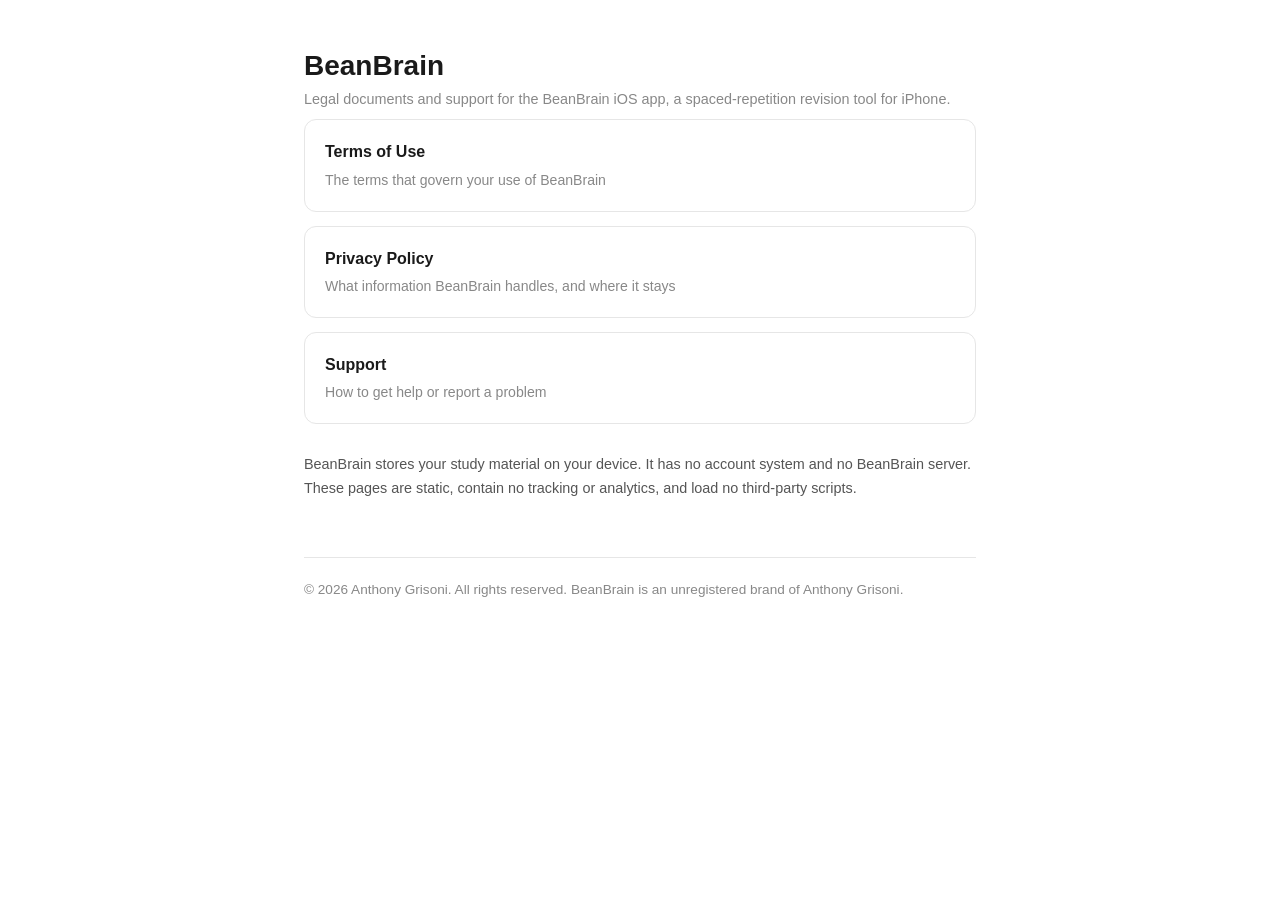
<file: index.html>
<!DOCTYPE html>
<html lang="en-GB">
<head>
  <meta charset="UTF-8">
  <meta name="viewport" content="width=device-width, initial-scale=1.0">
  <title>BeanBrain Legal</title>
  <meta name="description" content="Legal documents and support for the BeanBrain iOS revision app: Terms of Use, Privacy Policy and Support.">
  <link rel="canonical" href="https://agrisoni.github.io/beanbrain-legal/">
  <link rel="stylesheet" href="style.css">
</head>
<body>
  <main class="wrap">
    <h1>BeanBrain</h1>
    <p class="meta">Legal documents and support for the BeanBrain iOS app, a spaced-repetition revision tool for iPhone.</p>

    <a class="card-link" href="terms-of-use.html">
      <span class="title">Terms of Use</span>
      <span class="sub">The terms that govern your use of BeanBrain</span>
    </a>
    <a class="card-link" href="privacy-policy.html">
      <span class="title">Privacy Policy</span>
      <span class="sub">What information BeanBrain handles, and where it stays</span>
    </a>
    <a class="card-link" href="support.html">
      <span class="title">Support</span>
      <span class="sub">How to get help or report a problem</span>
    </a>

    <p class="small muted" style="margin-top:28px">
      BeanBrain stores your study material on your device. It has no account system and no BeanBrain server.
      These pages are static, contain no tracking or analytics, and load no third-party scripts.
    </p>

    <footer>
      &copy; 2026 Anthony Grisoni. All rights reserved. BeanBrain is an unregistered brand of Anthony Grisoni.
    </footer>
  </main>
</body>
</html>
</file>
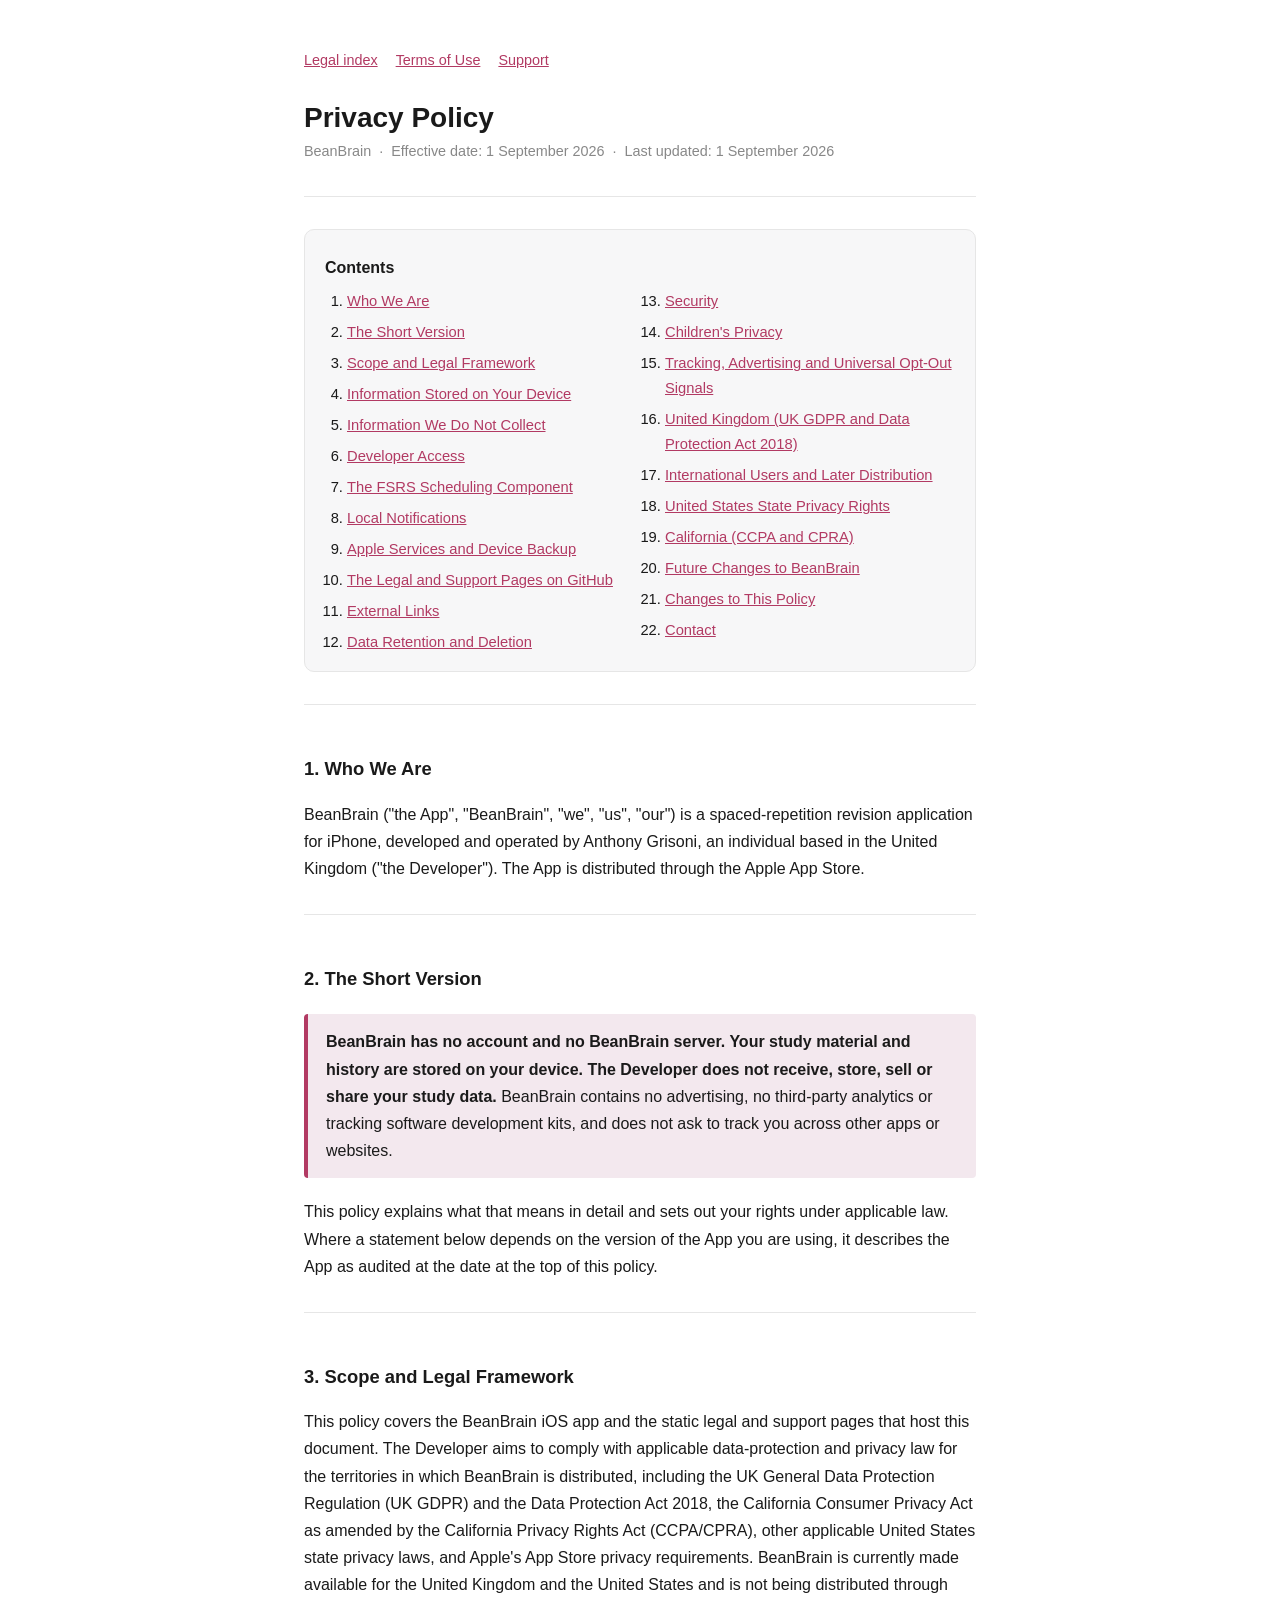
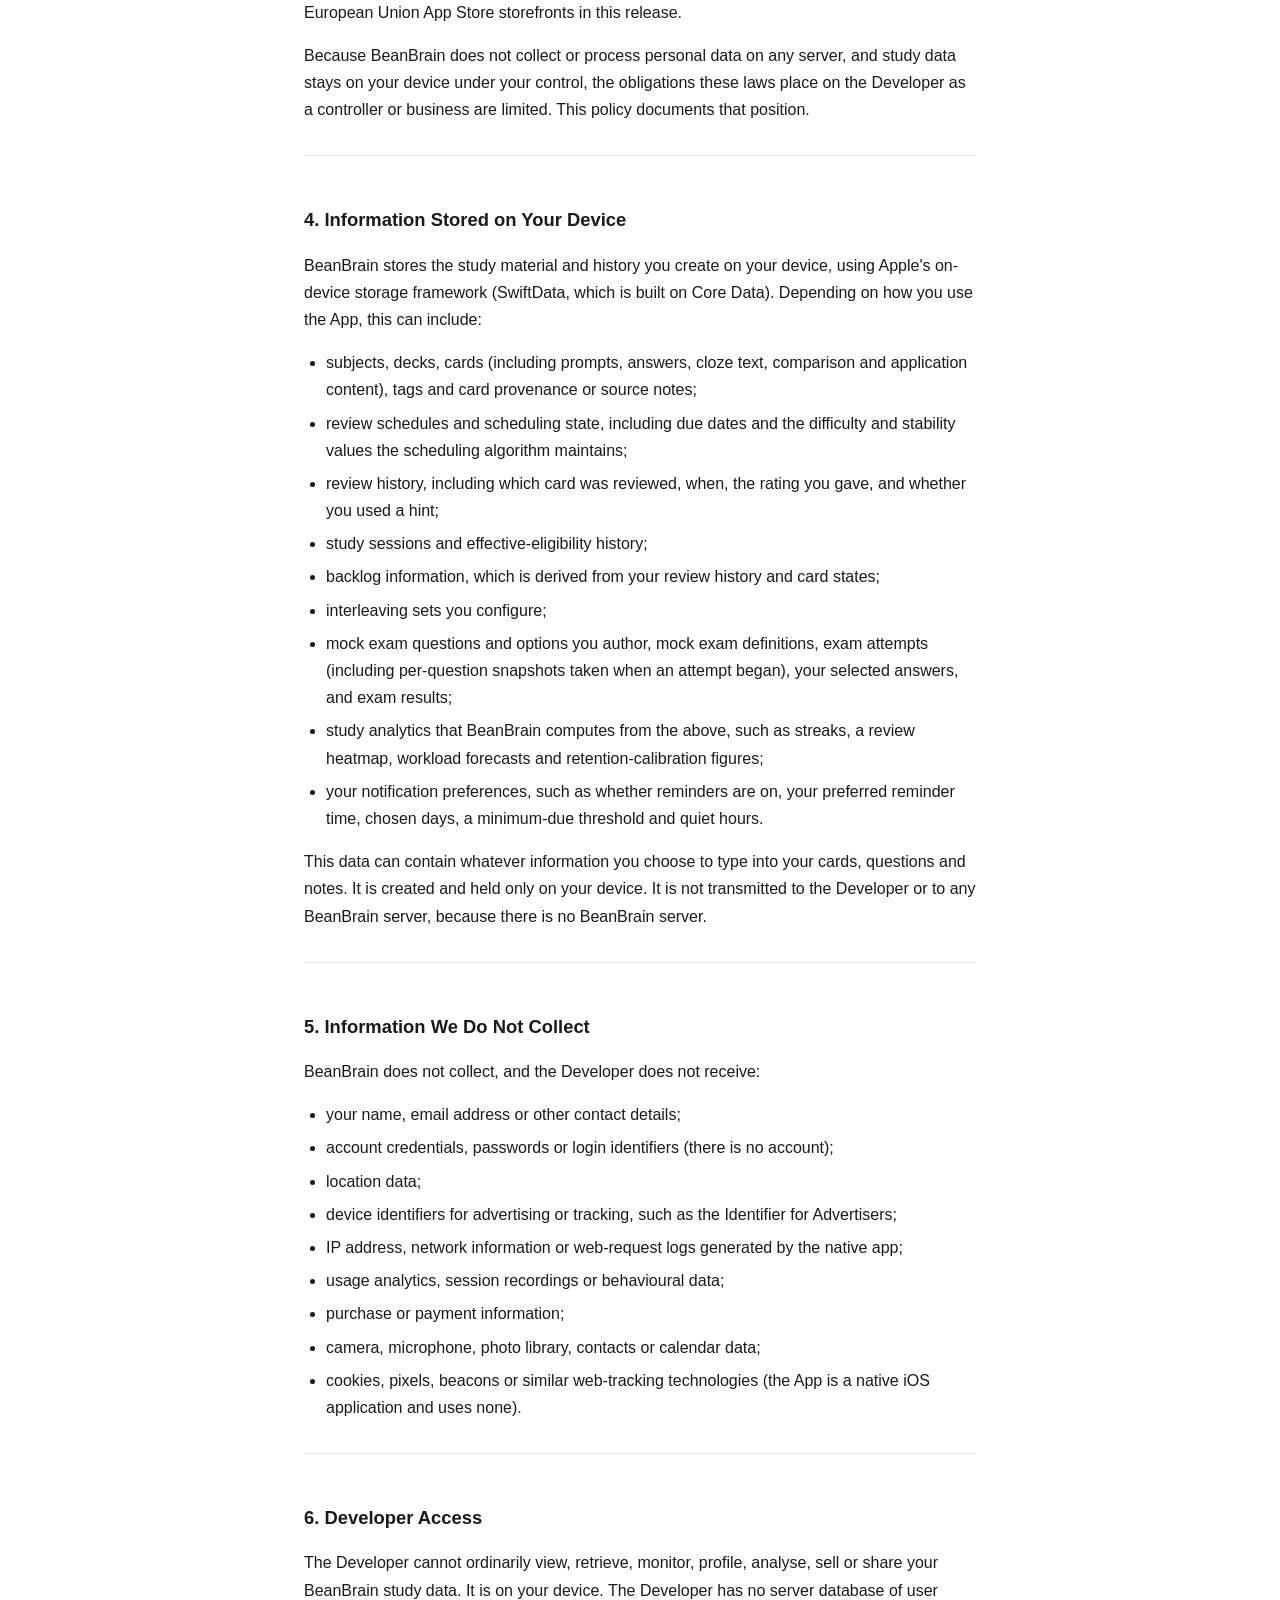
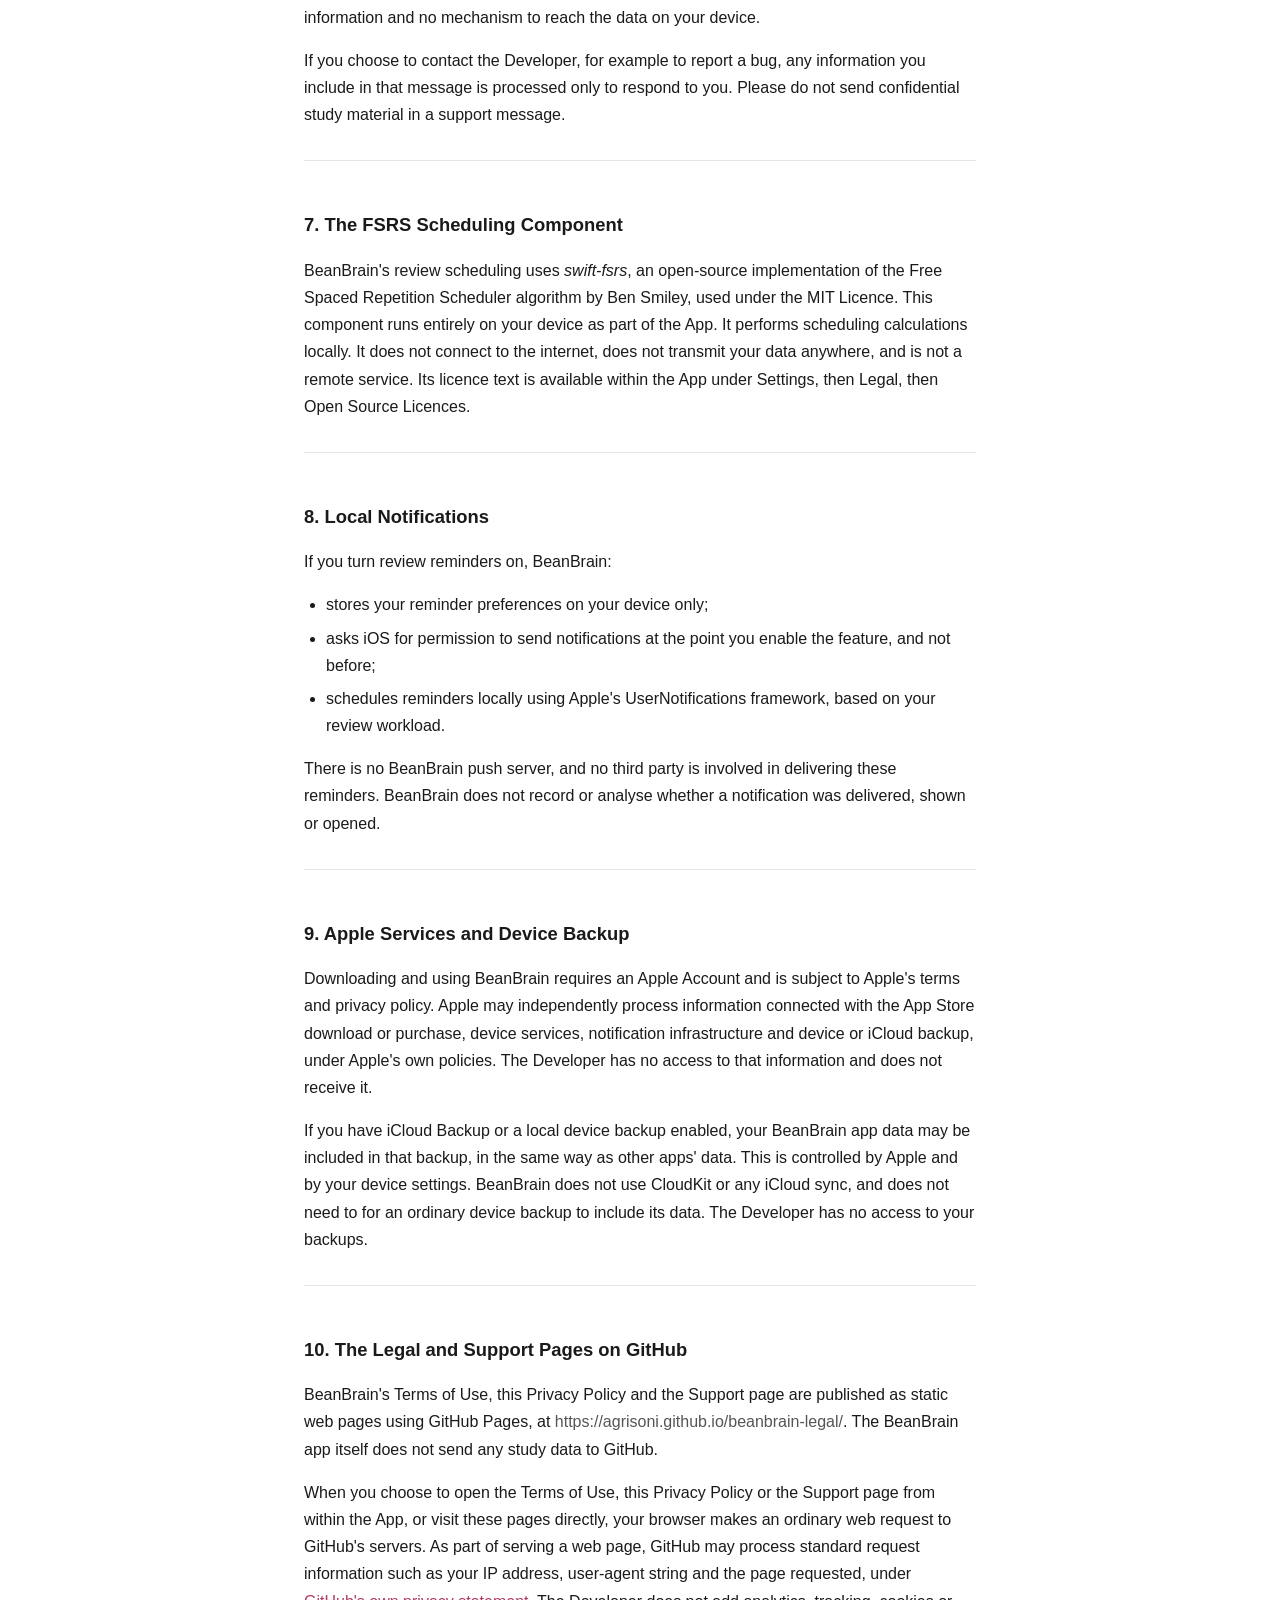
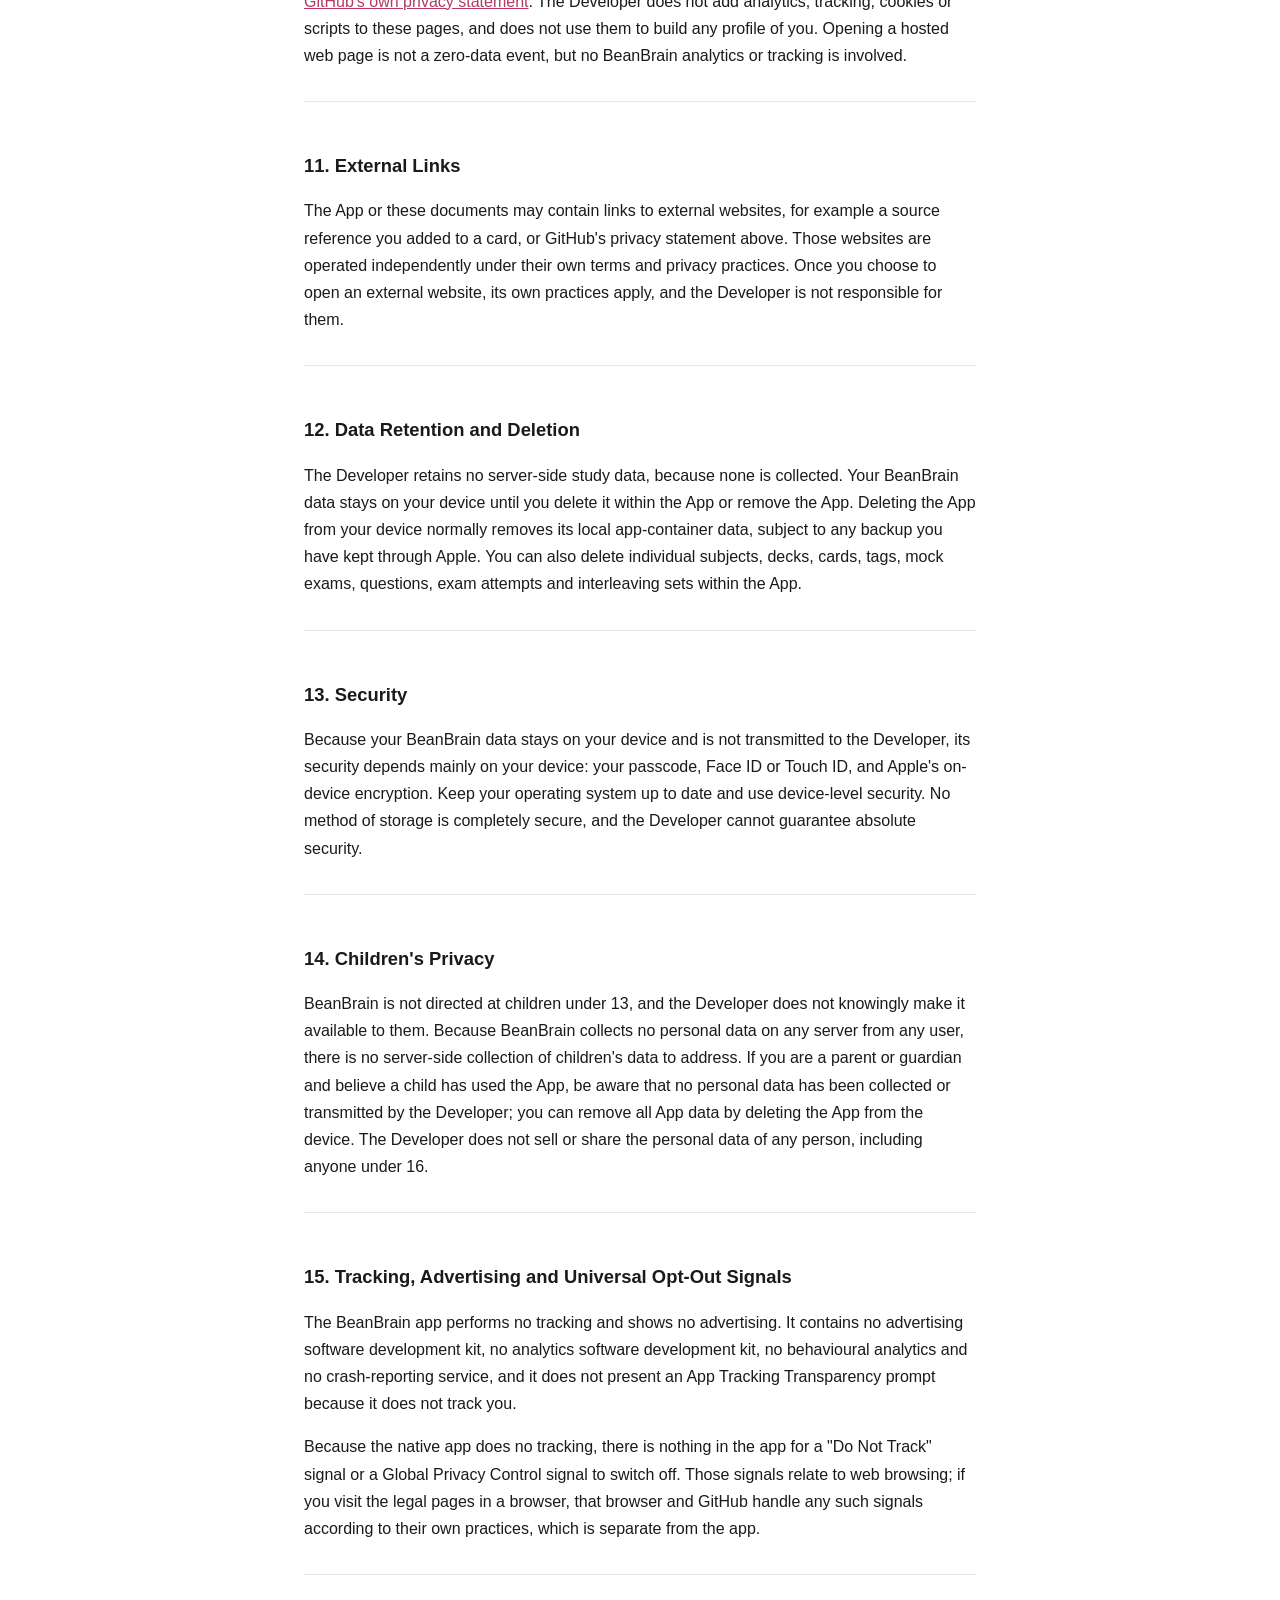
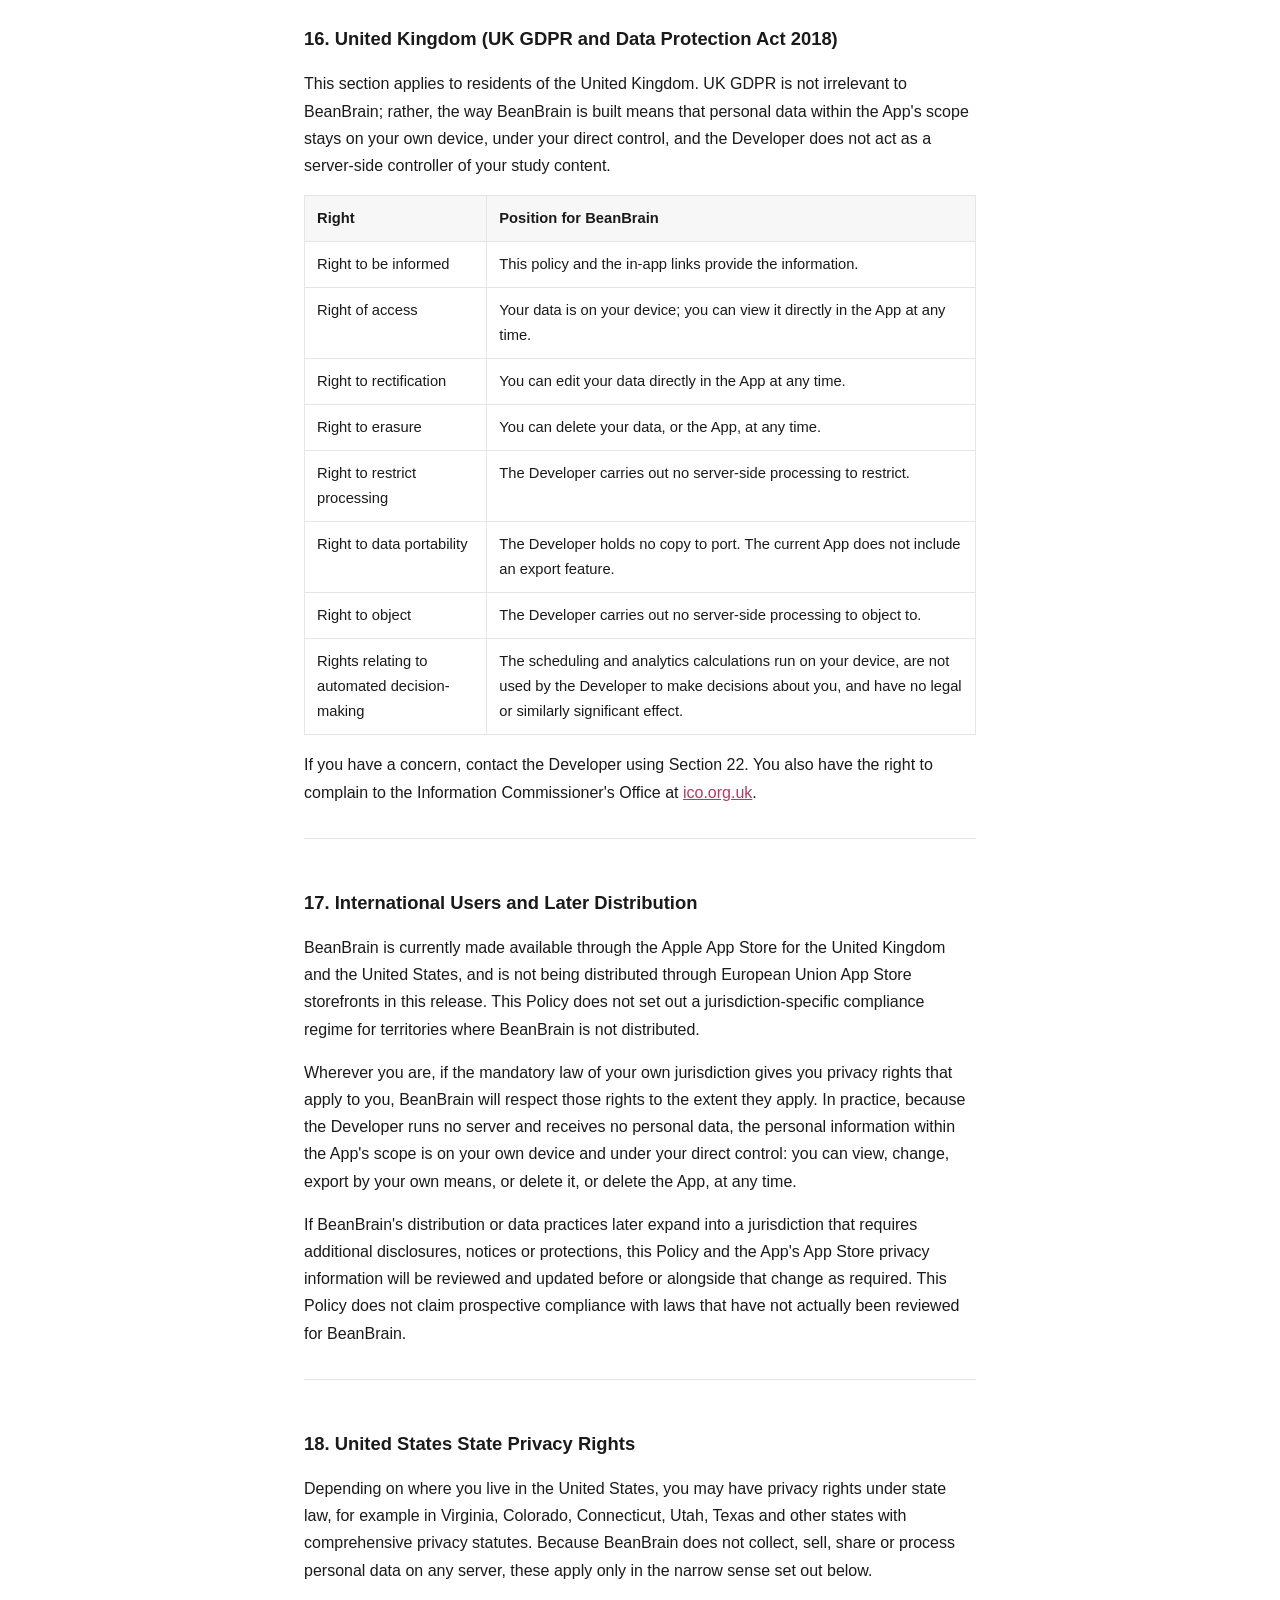
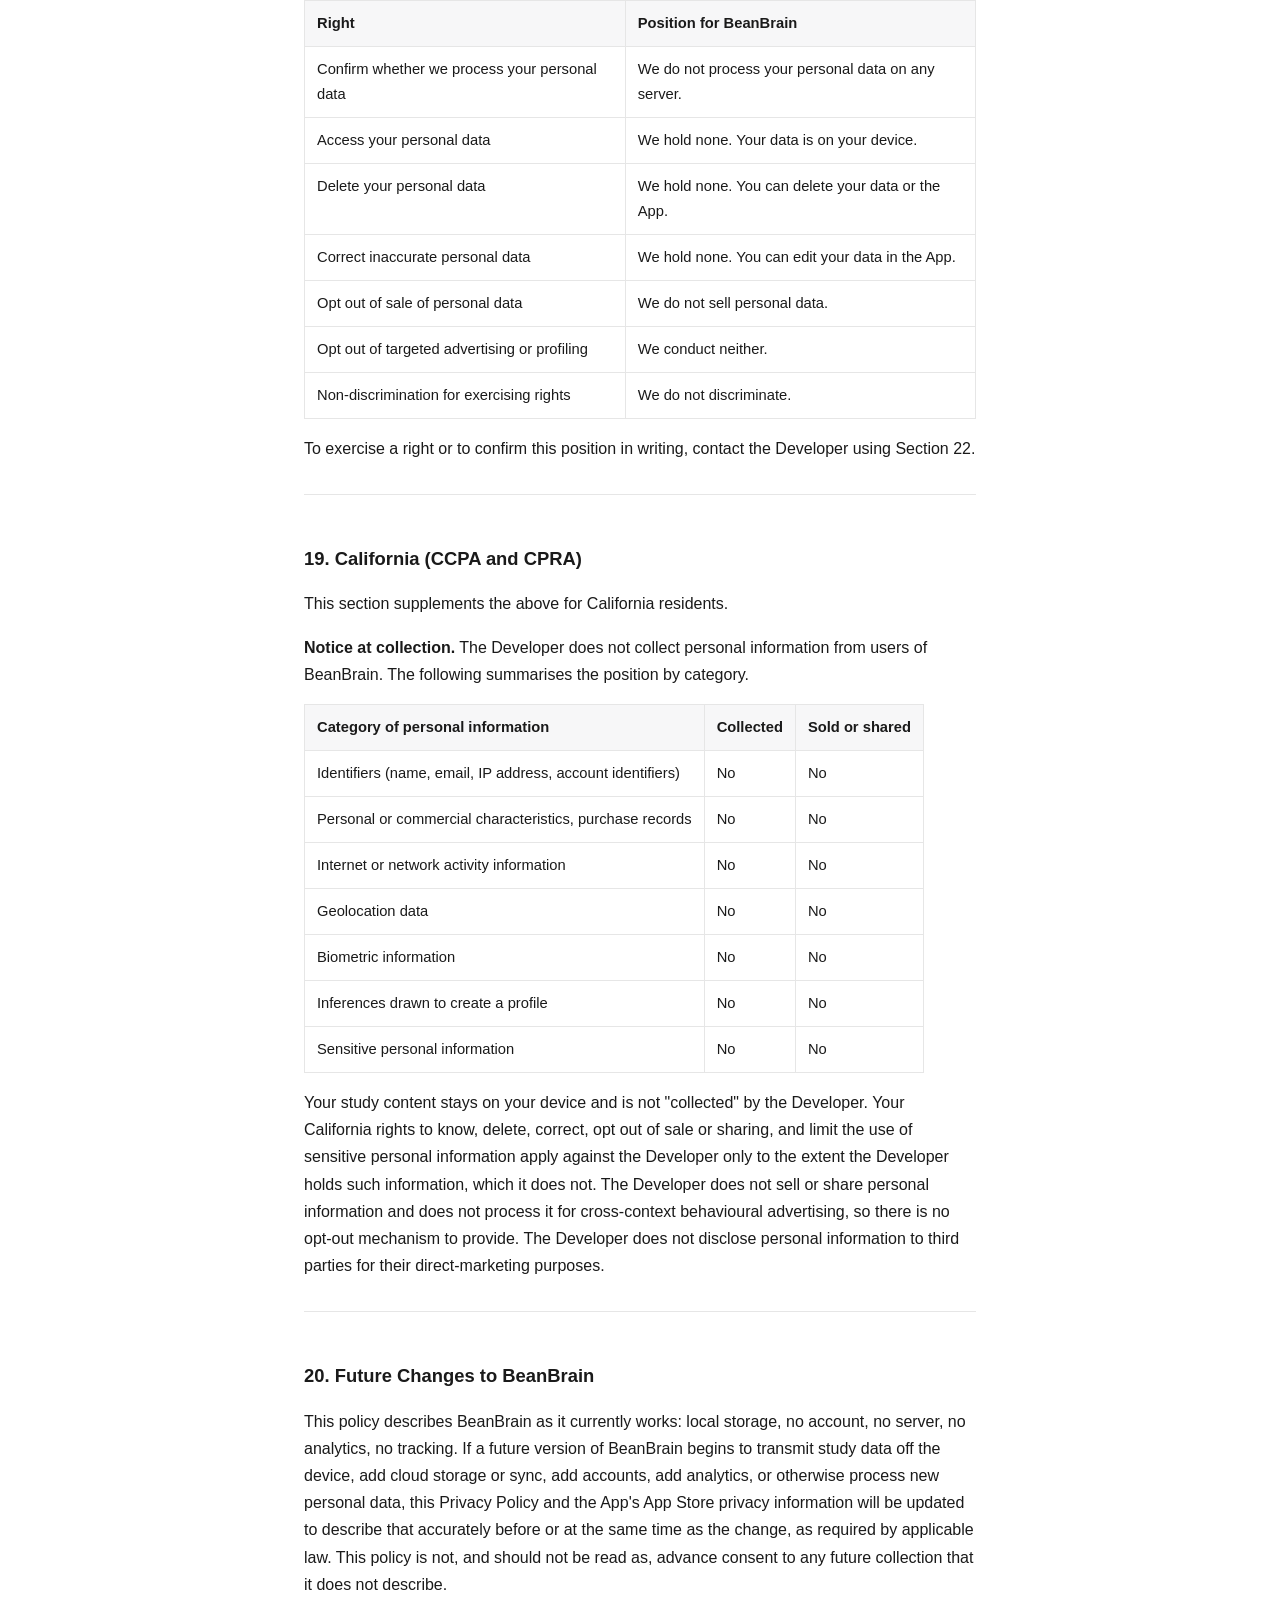
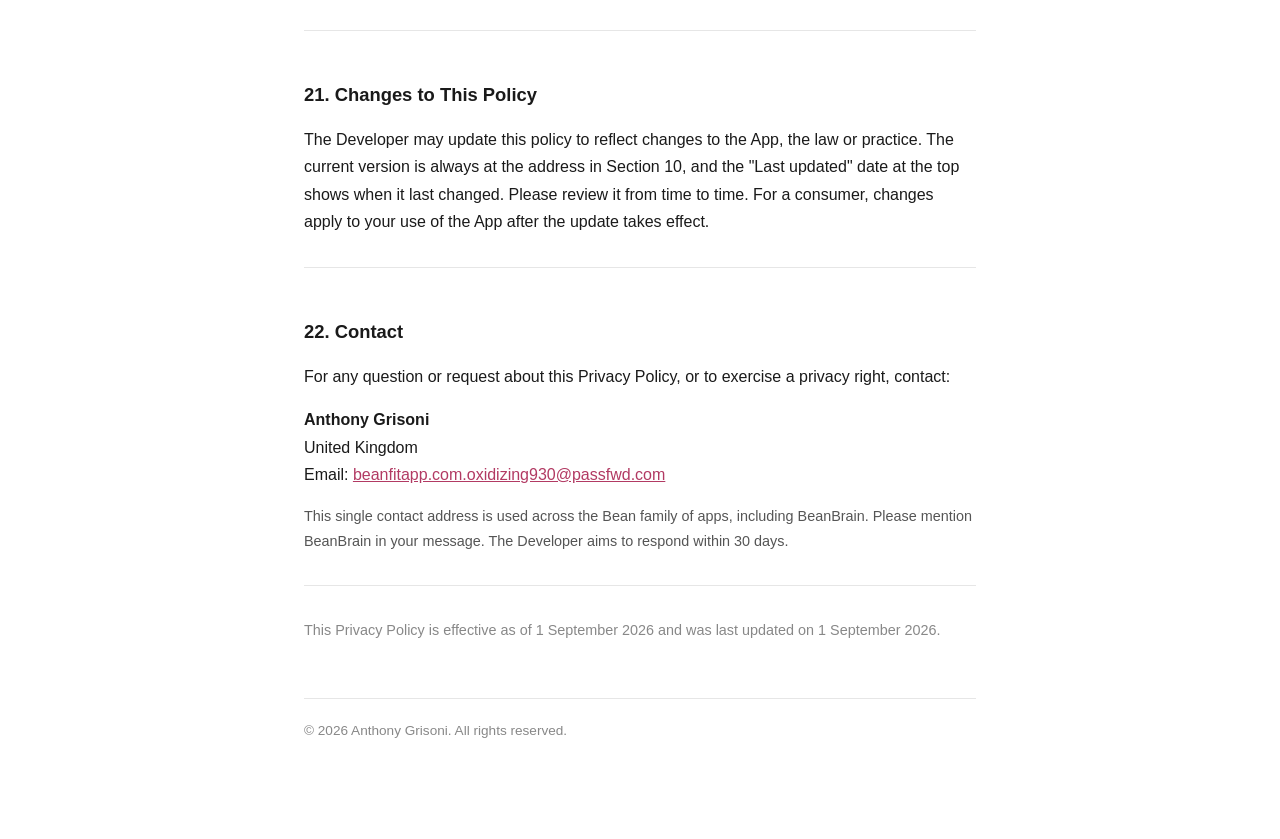
<file: privacy-policy.html>
<!DOCTYPE html>
<html lang="en-GB">
<head>
  <meta charset="UTF-8">
  <meta name="viewport" content="width=device-width, initial-scale=1.0">
  <title>BeanBrain Privacy Policy</title>
  <meta name="description" content="Privacy Policy for the BeanBrain iOS revision app. BeanBrain stores study data on your device and has no server.">
  <link rel="canonical" href="https://agrisoni.github.io/beanbrain-legal/privacy-policy.html">
  <link rel="stylesheet" href="style.css">
</head>
<body>
<main class="wrap">
  <nav class="top"><a href="index.html">Legal index</a><a href="terms-of-use.html">Terms of Use</a><a href="support.html">Support</a></nav>

  <h1>Privacy Policy</h1>
  <p class="meta">BeanBrain &nbsp;&middot;&nbsp; Effective date: 1 September 2026 &nbsp;&middot;&nbsp; Last updated: 1 September 2026</p>

  <hr>

  <div class="toc">
    <h2>Contents</h2>
    <ol>
      <li><a href="#s1">Who We Are</a></li>
      <li><a href="#s2">The Short Version</a></li>
      <li><a href="#s3">Scope and Legal Framework</a></li>
      <li><a href="#s4">Information Stored on Your Device</a></li>
      <li><a href="#s5">Information We Do Not Collect</a></li>
      <li><a href="#s6">Developer Access</a></li>
      <li><a href="#s7">The FSRS Scheduling Component</a></li>
      <li><a href="#s8">Local Notifications</a></li>
      <li><a href="#s9">Apple Services and Device Backup</a></li>
      <li><a href="#s10">The Legal and Support Pages on GitHub</a></li>
      <li><a href="#s11">External Links</a></li>
      <li><a href="#s12">Data Retention and Deletion</a></li>
      <li><a href="#s13">Security</a></li>
      <li><a href="#s14">Children's Privacy</a></li>
      <li><a href="#s15">Tracking, Advertising and Universal Opt-Out Signals</a></li>
      <li><a href="#s16">United Kingdom (UK GDPR and Data Protection Act 2018)</a></li>
      <li><a href="#s17">International Users and Later Distribution</a></li>
      <li><a href="#s18">United States State Privacy Rights</a></li>
      <li><a href="#s19">California (CCPA and CPRA)</a></li>
      <li><a href="#s20">Future Changes to BeanBrain</a></li>
      <li><a href="#s21">Changes to This Policy</a></li>
      <li><a href="#s22">Contact</a></li>
    </ol>
  </div>

  <hr>

  <h2 id="s1">1. Who We Are</h2>
  <p>BeanBrain ("the App", "BeanBrain", "we", "us", "our") is a spaced-repetition revision application for iPhone, developed and operated by Anthony Grisoni, an individual based in the United Kingdom ("the Developer"). The App is distributed through the Apple App Store.</p>

  <hr>

  <h2 id="s2">2. The Short Version</h2>
  <div class="callout">
    <strong>BeanBrain has no account and no BeanBrain server. Your study material and history are stored on your device. The Developer does not receive, store, sell or share your study data.</strong> BeanBrain contains no advertising, no third-party analytics or tracking software development kits, and does not ask to track you across other apps or websites.
  </div>
  <p>This policy explains what that means in detail and sets out your rights under applicable law. Where a statement below depends on the version of the App you are using, it describes the App as audited at the date at the top of this policy.</p>

  <hr>

  <h2 id="s3">3. Scope and Legal Framework</h2>
  <p>This policy covers the BeanBrain iOS app and the static legal and support pages that host this document. The Developer aims to comply with applicable data-protection and privacy law for the territories in which BeanBrain is distributed, including the UK General Data Protection Regulation (UK GDPR) and the Data Protection Act 2018, the California Consumer Privacy Act as amended by the California Privacy Rights Act (CCPA/CPRA), other applicable United States state privacy laws, and Apple's App Store privacy requirements. BeanBrain is currently made available for the United Kingdom and the United States and is not being distributed through European Union App Store storefronts in this release.</p>
  <p>Because BeanBrain does not collect or process personal data on any server, and study data stays on your device under your control, the obligations these laws place on the Developer as a controller or business are limited. This policy documents that position.</p>

  <hr>

  <h2 id="s4">4. Information Stored on Your Device</h2>
  <p>BeanBrain stores the study material and history you create on your device, using Apple's on-device storage framework (SwiftData, which is built on Core Data). Depending on how you use the App, this can include:</p>
  <ul>
    <li>subjects, decks, cards (including prompts, answers, cloze text, comparison and application content), tags and card provenance or source notes;</li>
    <li>review schedules and scheduling state, including due dates and the difficulty and stability values the scheduling algorithm maintains;</li>
    <li>review history, including which card was reviewed, when, the rating you gave, and whether you used a hint;</li>
    <li>study sessions and effective-eligibility history;</li>
    <li>backlog information, which is derived from your review history and card states;</li>
    <li>interleaving sets you configure;</li>
    <li>mock exam questions and options you author, mock exam definitions, exam attempts (including per-question snapshots taken when an attempt began), your selected answers, and exam results;</li>
    <li>study analytics that BeanBrain computes from the above, such as streaks, a review heatmap, workload forecasts and retention-calibration figures;</li>
    <li>your notification preferences, such as whether reminders are on, your preferred reminder time, chosen days, a minimum-due threshold and quiet hours.</li>
  </ul>
  <p>This data can contain whatever information you choose to type into your cards, questions and notes. It is created and held only on your device. It is not transmitted to the Developer or to any BeanBrain server, because there is no BeanBrain server.</p>

  <hr>

  <h2 id="s5">5. Information We Do Not Collect</h2>
  <p>BeanBrain does not collect, and the Developer does not receive:</p>
  <ul>
    <li>your name, email address or other contact details;</li>
    <li>account credentials, passwords or login identifiers (there is no account);</li>
    <li>location data;</li>
    <li>device identifiers for advertising or tracking, such as the Identifier for Advertisers;</li>
    <li>IP address, network information or web-request logs generated by the native app;</li>
    <li>usage analytics, session recordings or behavioural data;</li>
    <li>purchase or payment information;</li>
    <li>camera, microphone, photo library, contacts or calendar data;</li>
    <li>cookies, pixels, beacons or similar web-tracking technologies (the App is a native iOS application and uses none).</li>
  </ul>

  <hr>

  <h2 id="s6">6. Developer Access</h2>
  <p>The Developer cannot ordinarily view, retrieve, monitor, profile, analyse, sell or share your BeanBrain study data. It is on your device. The Developer has no server database of user information and no mechanism to reach the data on your device.</p>
  <p>If you choose to contact the Developer, for example to report a bug, any information you include in that message is processed only to respond to you. Please do not send confidential study material in a support message.</p>

  <hr>

  <h2 id="s7">7. The FSRS Scheduling Component</h2>
  <p>BeanBrain's review scheduling uses <em>swift-fsrs</em>, an open-source implementation of the Free Spaced Repetition Scheduler algorithm by Ben Smiley, used under the MIT Licence. This component runs entirely on your device as part of the App. It performs scheduling calculations locally. It does not connect to the internet, does not transmit your data anywhere, and is not a remote service. Its licence text is available within the App under Settings, then Legal, then Open Source Licences.</p>

  <hr>

  <h2 id="s8">8. Local Notifications</h2>
  <p>If you turn review reminders on, BeanBrain:</p>
  <ul>
    <li>stores your reminder preferences on your device only;</li>
    <li>asks iOS for permission to send notifications at the point you enable the feature, and not before;</li>
    <li>schedules reminders locally using Apple's UserNotifications framework, based on your review workload.</li>
  </ul>
  <p>There is no BeanBrain push server, and no third party is involved in delivering these reminders. BeanBrain does not record or analyse whether a notification was delivered, shown or opened.</p>

  <hr>

  <h2 id="s9">9. Apple Services and Device Backup</h2>
  <p>Downloading and using BeanBrain requires an Apple Account and is subject to Apple's terms and privacy policy. Apple may independently process information connected with the App Store download or purchase, device services, notification infrastructure and device or iCloud backup, under Apple's own policies. The Developer has no access to that information and does not receive it.</p>
  <p>If you have iCloud Backup or a local device backup enabled, your BeanBrain app data may be included in that backup, in the same way as other apps' data. This is controlled by Apple and by your device settings. BeanBrain does not use CloudKit or any iCloud sync, and does not need to for an ordinary device backup to include its data. The Developer has no access to your backups.</p>

  <hr>

  <h2 id="s10">10. The Legal and Support Pages on GitHub</h2>
  <p>BeanBrain's Terms of Use, this Privacy Policy and the Support page are published as static web pages using GitHub Pages, at <span class="muted">https://agrisoni.github.io/beanbrain-legal/</span>. The BeanBrain app itself does not send any study data to GitHub.</p>
  <p>When you choose to open the Terms of Use, this Privacy Policy or the Support page from within the App, or visit these pages directly, your browser makes an ordinary web request to GitHub's servers. As part of serving a web page, GitHub may process standard request information such as your IP address, user-agent string and the page requested, under <a href="https://docs.github.com/site-policy/privacy-policies/github-privacy-statement" target="_blank" rel="noopener">GitHub's own privacy statement</a>. The Developer does not add analytics, tracking, cookies or scripts to these pages, and does not use them to build any profile of you. Opening a hosted web page is not a zero-data event, but no BeanBrain analytics or tracking is involved.</p>

  <hr>

  <h2 id="s11">11. External Links</h2>
  <p>The App or these documents may contain links to external websites, for example a source reference you added to a card, or GitHub's privacy statement above. Those websites are operated independently under their own terms and privacy practices. Once you choose to open an external website, its own practices apply, and the Developer is not responsible for them.</p>

  <hr>

  <h2 id="s12">12. Data Retention and Deletion</h2>
  <p>The Developer retains no server-side study data, because none is collected. Your BeanBrain data stays on your device until you delete it within the App or remove the App. Deleting the App from your device normally removes its local app-container data, subject to any backup you have kept through Apple. You can also delete individual subjects, decks, cards, tags, mock exams, questions, exam attempts and interleaving sets within the App.</p>

  <hr>

  <h2 id="s13">13. Security</h2>
  <p>Because your BeanBrain data stays on your device and is not transmitted to the Developer, its security depends mainly on your device: your passcode, Face ID or Touch ID, and Apple's on-device encryption. Keep your operating system up to date and use device-level security. No method of storage is completely secure, and the Developer cannot guarantee absolute security.</p>

  <hr>

  <h2 id="s14">14. Children's Privacy</h2>
  <p>BeanBrain is not directed at children under 13, and the Developer does not knowingly make it available to them. Because BeanBrain collects no personal data on any server from any user, there is no server-side collection of children's data to address. If you are a parent or guardian and believe a child has used the App, be aware that no personal data has been collected or transmitted by the Developer; you can remove all App data by deleting the App from the device. The Developer does not sell or share the personal data of any person, including anyone under 16.</p>

  <hr>

  <h2 id="s15">15. Tracking, Advertising and Universal Opt-Out Signals</h2>
  <p>The BeanBrain app performs no tracking and shows no advertising. It contains no advertising software development kit, no analytics software development kit, no behavioural analytics and no crash-reporting service, and it does not present an App Tracking Transparency prompt because it does not track you.</p>
  <p>Because the native app does no tracking, there is nothing in the app for a "Do Not Track" signal or a Global Privacy Control signal to switch off. Those signals relate to web browsing; if you visit the legal pages in a browser, that browser and GitHub handle any such signals according to their own practices, which is separate from the app.</p>

  <hr>

  <h2 id="s16">16. United Kingdom (UK GDPR and Data Protection Act 2018)</h2>
  <p>This section applies to residents of the United Kingdom. UK GDPR is not irrelevant to BeanBrain; rather, the way BeanBrain is built means that personal data within the App's scope stays on your own device, under your direct control, and the Developer does not act as a server-side controller of your study content.</p>
  <table>
    <tr><th>Right</th><th>Position for BeanBrain</th></tr>
    <tr><td>Right to be informed</td><td>This policy and the in-app links provide the information.</td></tr>
    <tr><td>Right of access</td><td>Your data is on your device; you can view it directly in the App at any time.</td></tr>
    <tr><td>Right to rectification</td><td>You can edit your data directly in the App at any time.</td></tr>
    <tr><td>Right to erasure</td><td>You can delete your data, or the App, at any time.</td></tr>
    <tr><td>Right to restrict processing</td><td>The Developer carries out no server-side processing to restrict.</td></tr>
    <tr><td>Right to data portability</td><td>The Developer holds no copy to port. The current App does not include an export feature.</td></tr>
    <tr><td>Right to object</td><td>The Developer carries out no server-side processing to object to.</td></tr>
    <tr><td>Rights relating to automated decision-making</td><td>The scheduling and analytics calculations run on your device, are not used by the Developer to make decisions about you, and have no legal or similarly significant effect.</td></tr>
  </table>
  <p>If you have a concern, contact the Developer using Section 22. You also have the right to complain to the Information Commissioner's Office at <a href="https://ico.org.uk" target="_blank" rel="noopener">ico.org.uk</a>.</p>

  <hr>

  <h2 id="s17">17. International Users and Later Distribution</h2>
  <p>BeanBrain is currently made available through the Apple App Store for the United Kingdom and the United States, and is not being distributed through European Union App Store storefronts in this release. This Policy does not set out a jurisdiction-specific compliance regime for territories where BeanBrain is not distributed.</p>
  <p>Wherever you are, if the mandatory law of your own jurisdiction gives you privacy rights that apply to you, BeanBrain will respect those rights to the extent they apply. In practice, because the Developer runs no server and receives no personal data, the personal information within the App's scope is on your own device and under your direct control: you can view, change, export by your own means, or delete it, or delete the App, at any time.</p>
  <p>If BeanBrain's distribution or data practices later expand into a jurisdiction that requires additional disclosures, notices or protections, this Policy and the App's App Store privacy information will be reviewed and updated before or alongside that change as required. This Policy does not claim prospective compliance with laws that have not actually been reviewed for BeanBrain.</p>

  <hr>

  <h2 id="s18">18. United States State Privacy Rights</h2>
  <p>Depending on where you live in the United States, you may have privacy rights under state law, for example in Virginia, Colorado, Connecticut, Utah, Texas and other states with comprehensive privacy statutes. Because BeanBrain does not collect, sell, share or process personal data on any server, these apply only in the narrow sense set out below.</p>
  <table>
    <tr><th>Right</th><th>Position for BeanBrain</th></tr>
    <tr><td>Confirm whether we process your personal data</td><td>We do not process your personal data on any server.</td></tr>
    <tr><td>Access your personal data</td><td>We hold none. Your data is on your device.</td></tr>
    <tr><td>Delete your personal data</td><td>We hold none. You can delete your data or the App.</td></tr>
    <tr><td>Correct inaccurate personal data</td><td>We hold none. You can edit your data in the App.</td></tr>
    <tr><td>Opt out of sale of personal data</td><td>We do not sell personal data.</td></tr>
    <tr><td>Opt out of targeted advertising or profiling</td><td>We conduct neither.</td></tr>
    <tr><td>Non-discrimination for exercising rights</td><td>We do not discriminate.</td></tr>
  </table>
  <p>To exercise a right or to confirm this position in writing, contact the Developer using Section 22.</p>

  <hr>

  <h2 id="s19">19. California (CCPA and CPRA)</h2>
  <p>This section supplements the above for California residents.</p>
  <p><strong>Notice at collection.</strong> The Developer does not collect personal information from users of BeanBrain. The following summarises the position by category.</p>
  <table>
    <tr><th>Category of personal information</th><th>Collected</th><th>Sold or shared</th></tr>
    <tr><td>Identifiers (name, email, IP address, account identifiers)</td><td>No</td><td>No</td></tr>
    <tr><td>Personal or commercial characteristics, purchase records</td><td>No</td><td>No</td></tr>
    <tr><td>Internet or network activity information</td><td>No</td><td>No</td></tr>
    <tr><td>Geolocation data</td><td>No</td><td>No</td></tr>
    <tr><td>Biometric information</td><td>No</td><td>No</td></tr>
    <tr><td>Inferences drawn to create a profile</td><td>No</td><td>No</td></tr>
    <tr><td>Sensitive personal information</td><td>No</td><td>No</td></tr>
  </table>
  <p>Your study content stays on your device and is not "collected" by the Developer. Your California rights to know, delete, correct, opt out of sale or sharing, and limit the use of sensitive personal information apply against the Developer only to the extent the Developer holds such information, which it does not. The Developer does not sell or share personal information and does not process it for cross-context behavioural advertising, so there is no opt-out mechanism to provide. The Developer does not disclose personal information to third parties for their direct-marketing purposes.</p>

  <hr>

  <h2 id="s20">20. Future Changes to BeanBrain</h2>
  <p>This policy describes BeanBrain as it currently works: local storage, no account, no server, no analytics, no tracking. If a future version of BeanBrain begins to transmit study data off the device, add cloud storage or sync, add accounts, add analytics, or otherwise process new personal data, this Privacy Policy and the App's App Store privacy information will be updated to describe that accurately before or at the same time as the change, as required by applicable law. This policy is not, and should not be read as, advance consent to any future collection that it does not describe.</p>

  <hr>

  <h2 id="s21">21. Changes to This Policy</h2>
  <p>The Developer may update this policy to reflect changes to the App, the law or practice. The current version is always at the address in Section 10, and the "Last updated" date at the top shows when it last changed. Please review it from time to time. For a consumer, changes apply to your use of the App after the update takes effect.</p>

  <hr>

  <h2 id="s22">22. Contact</h2>
  <p>For any question or request about this Privacy Policy, or to exercise a privacy right, contact:</p>
  <p>
    <strong>Anthony Grisoni</strong><br>
    United Kingdom<br>
    Email: <a href="mailto:beanfitapp.com.oxidizing930@passfwd.com">beanfitapp.com.oxidizing930@passfwd.com</a>
  </p>
  <p class="small muted">This single contact address is used across the Bean family of apps, including BeanBrain. Please mention BeanBrain in your message. The Developer aims to respond within 30 days.</p>

  <hr>

  <p class="meta">This Privacy Policy is effective as of 1 September 2026 and was last updated on 1 September 2026.</p>
  <footer>&copy; 2026 Anthony Grisoni. All rights reserved.</footer>
</main>
</body>
</html>
</file>
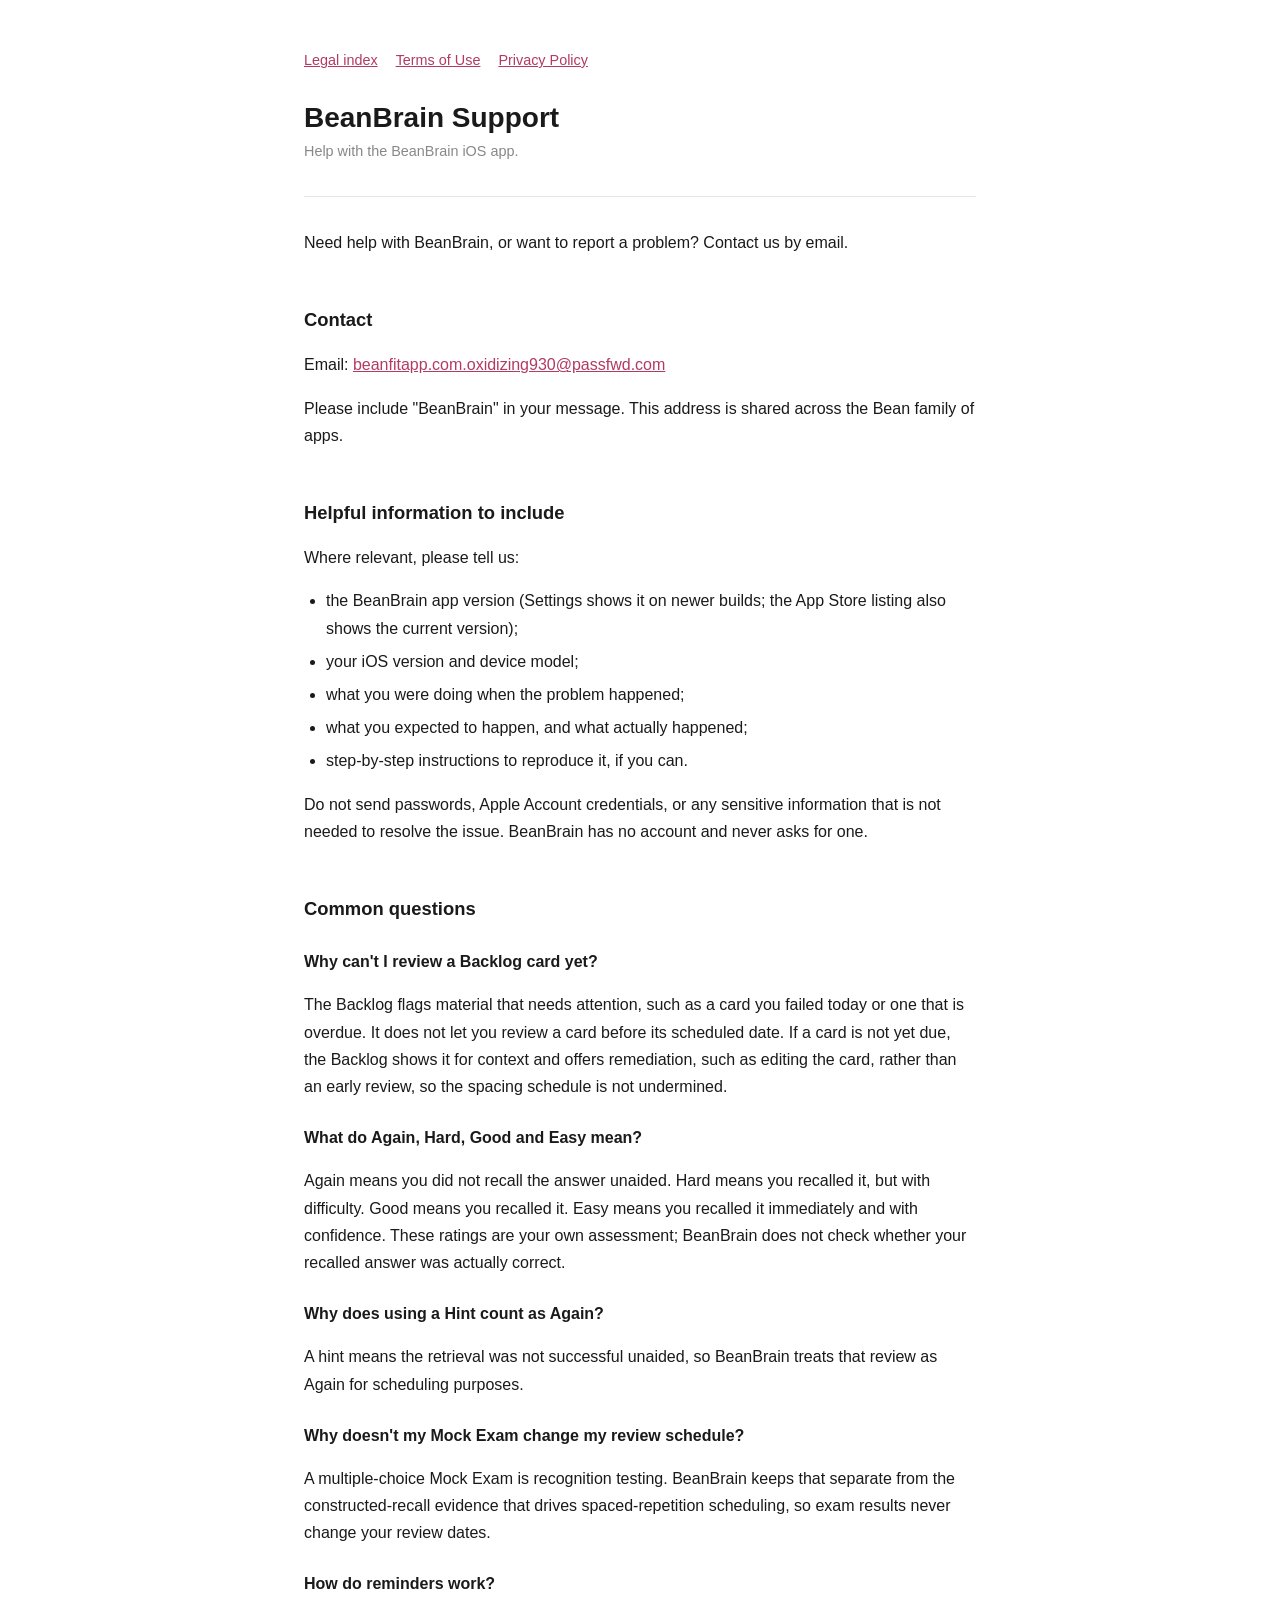
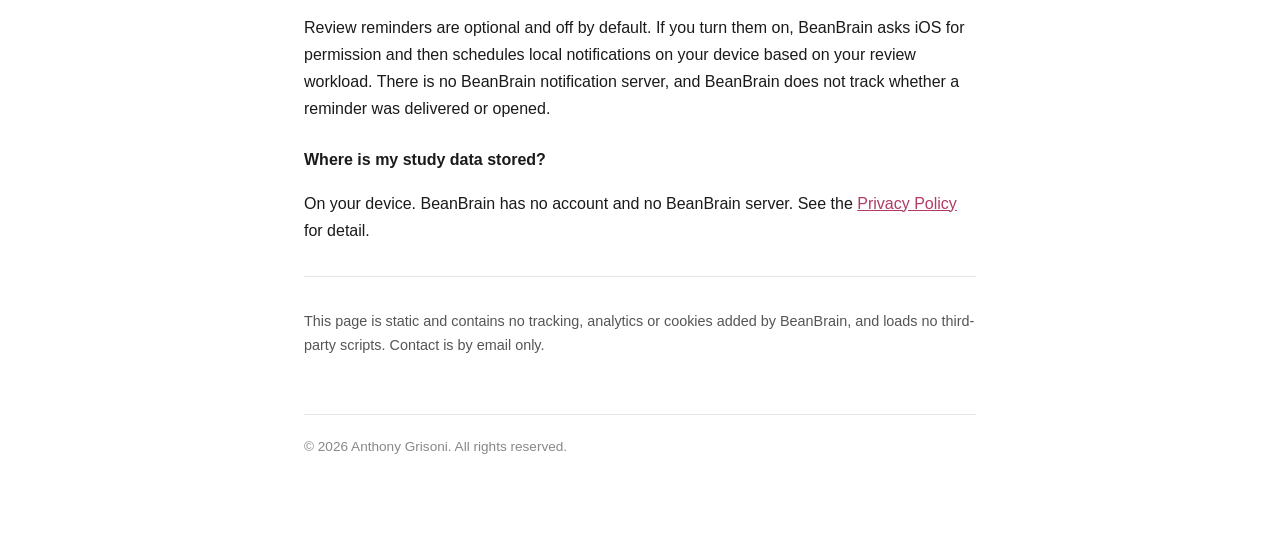
<file: support.html>
<!DOCTYPE html>
<html lang="en-GB">
<head>
  <meta charset="UTF-8">
  <meta name="viewport" content="width=device-width, initial-scale=1.0">
  <title>BeanBrain Support</title>
  <meta name="description" content="Support for the BeanBrain iOS revision app. Contact by email.">
  <link rel="canonical" href="https://agrisoni.github.io/beanbrain-legal/support.html">
  <link rel="stylesheet" href="style.css">
</head>
<body>
<main class="wrap">
  <nav class="top"><a href="index.html">Legal index</a><a href="terms-of-use.html">Terms of Use</a><a href="privacy-policy.html">Privacy Policy</a></nav>

  <h1>BeanBrain Support</h1>
  <p class="meta">Help with the BeanBrain iOS app.</p>

  <hr>

  <p>Need help with BeanBrain, or want to report a problem? Contact us by email.</p>

  <h2>Contact</h2>
  <p>
    Email: <a href="mailto:beanfitapp.com.oxidizing930@passfwd.com">beanfitapp.com.oxidizing930@passfwd.com</a>
  </p>
  <p>Please include "BeanBrain" in your message. This address is shared across the Bean family of apps.</p>

  <h2>Helpful information to include</h2>
  <p>Where relevant, please tell us:</p>
  <ul>
    <li>the BeanBrain app version (Settings shows it on newer builds; the App Store listing also shows the current version);</li>
    <li>your iOS version and device model;</li>
    <li>what you were doing when the problem happened;</li>
    <li>what you expected to happen, and what actually happened;</li>
    <li>step-by-step instructions to reproduce it, if you can.</li>
  </ul>
  <p>Do not send passwords, Apple Account credentials, or any sensitive information that is not needed to resolve the issue. BeanBrain has no account and never asks for one.</p>

  <h2>Common questions</h2>

  <h3>Why can't I review a Backlog card yet?</h3>
  <p>The Backlog flags material that needs attention, such as a card you failed today or one that is overdue. It does not let you review a card before its scheduled date. If a card is not yet due, the Backlog shows it for context and offers remediation, such as editing the card, rather than an early review, so the spacing schedule is not undermined.</p>

  <h3>What do Again, Hard, Good and Easy mean?</h3>
  <p>Again means you did not recall the answer unaided. Hard means you recalled it, but with difficulty. Good means you recalled it. Easy means you recalled it immediately and with confidence. These ratings are your own assessment; BeanBrain does not check whether your recalled answer was actually correct.</p>

  <h3>Why does using a Hint count as Again?</h3>
  <p>A hint means the retrieval was not successful unaided, so BeanBrain treats that review as Again for scheduling purposes.</p>

  <h3>Why doesn't my Mock Exam change my review schedule?</h3>
  <p>A multiple-choice Mock Exam is recognition testing. BeanBrain keeps that separate from the constructed-recall evidence that drives spaced-repetition scheduling, so exam results never change your review dates.</p>

  <h3>How do reminders work?</h3>
  <p>Review reminders are optional and off by default. If you turn them on, BeanBrain asks iOS for permission and then schedules local notifications on your device based on your review workload. There is no BeanBrain notification server, and BeanBrain does not track whether a reminder was delivered or opened.</p>

  <h3>Where is my study data stored?</h3>
  <p>On your device. BeanBrain has no account and no BeanBrain server. See the <a href="privacy-policy.html">Privacy Policy</a> for detail.</p>

  <hr>

  <p class="small muted">This page is static and contains no tracking, analytics or cookies added by BeanBrain, and loads no third-party scripts. Contact is by email only.</p>

  <footer>&copy; 2026 Anthony Grisoni. All rights reserved.</footer>
</main>
</body>
</html>
</file>
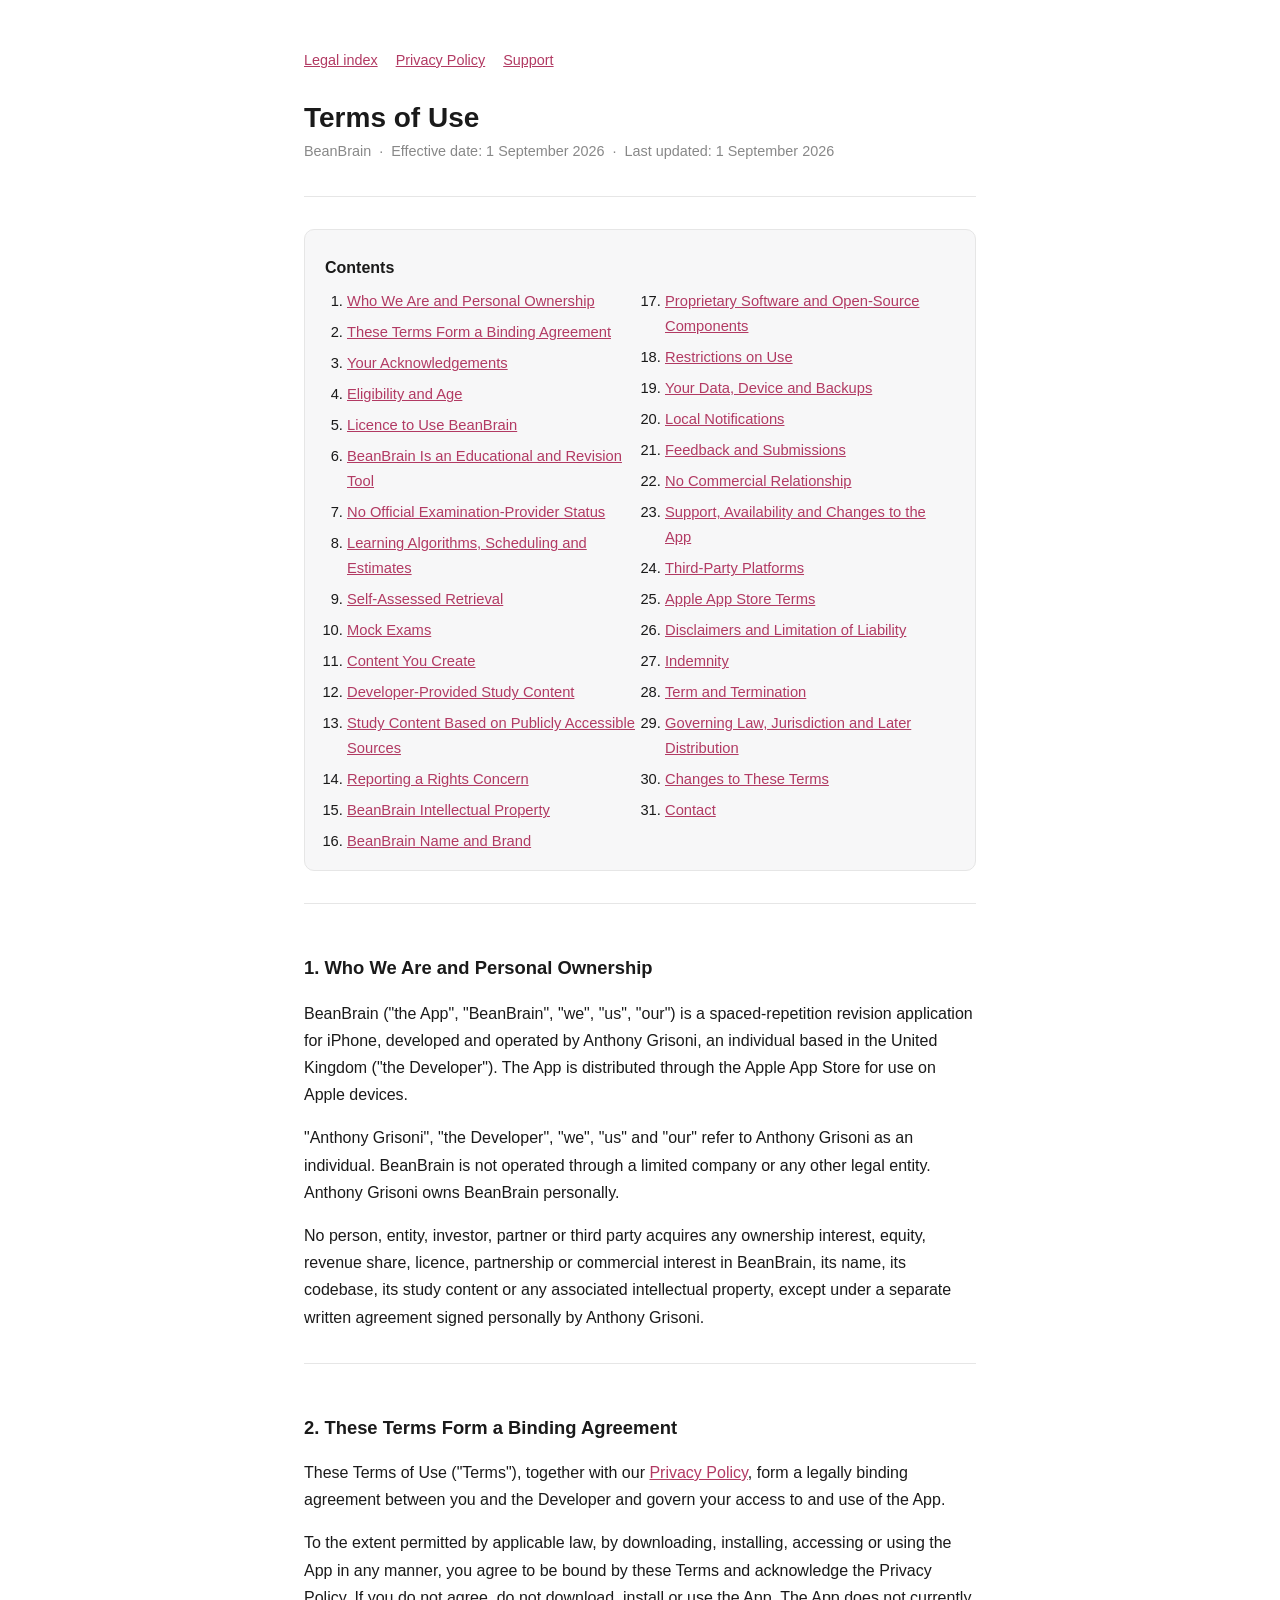
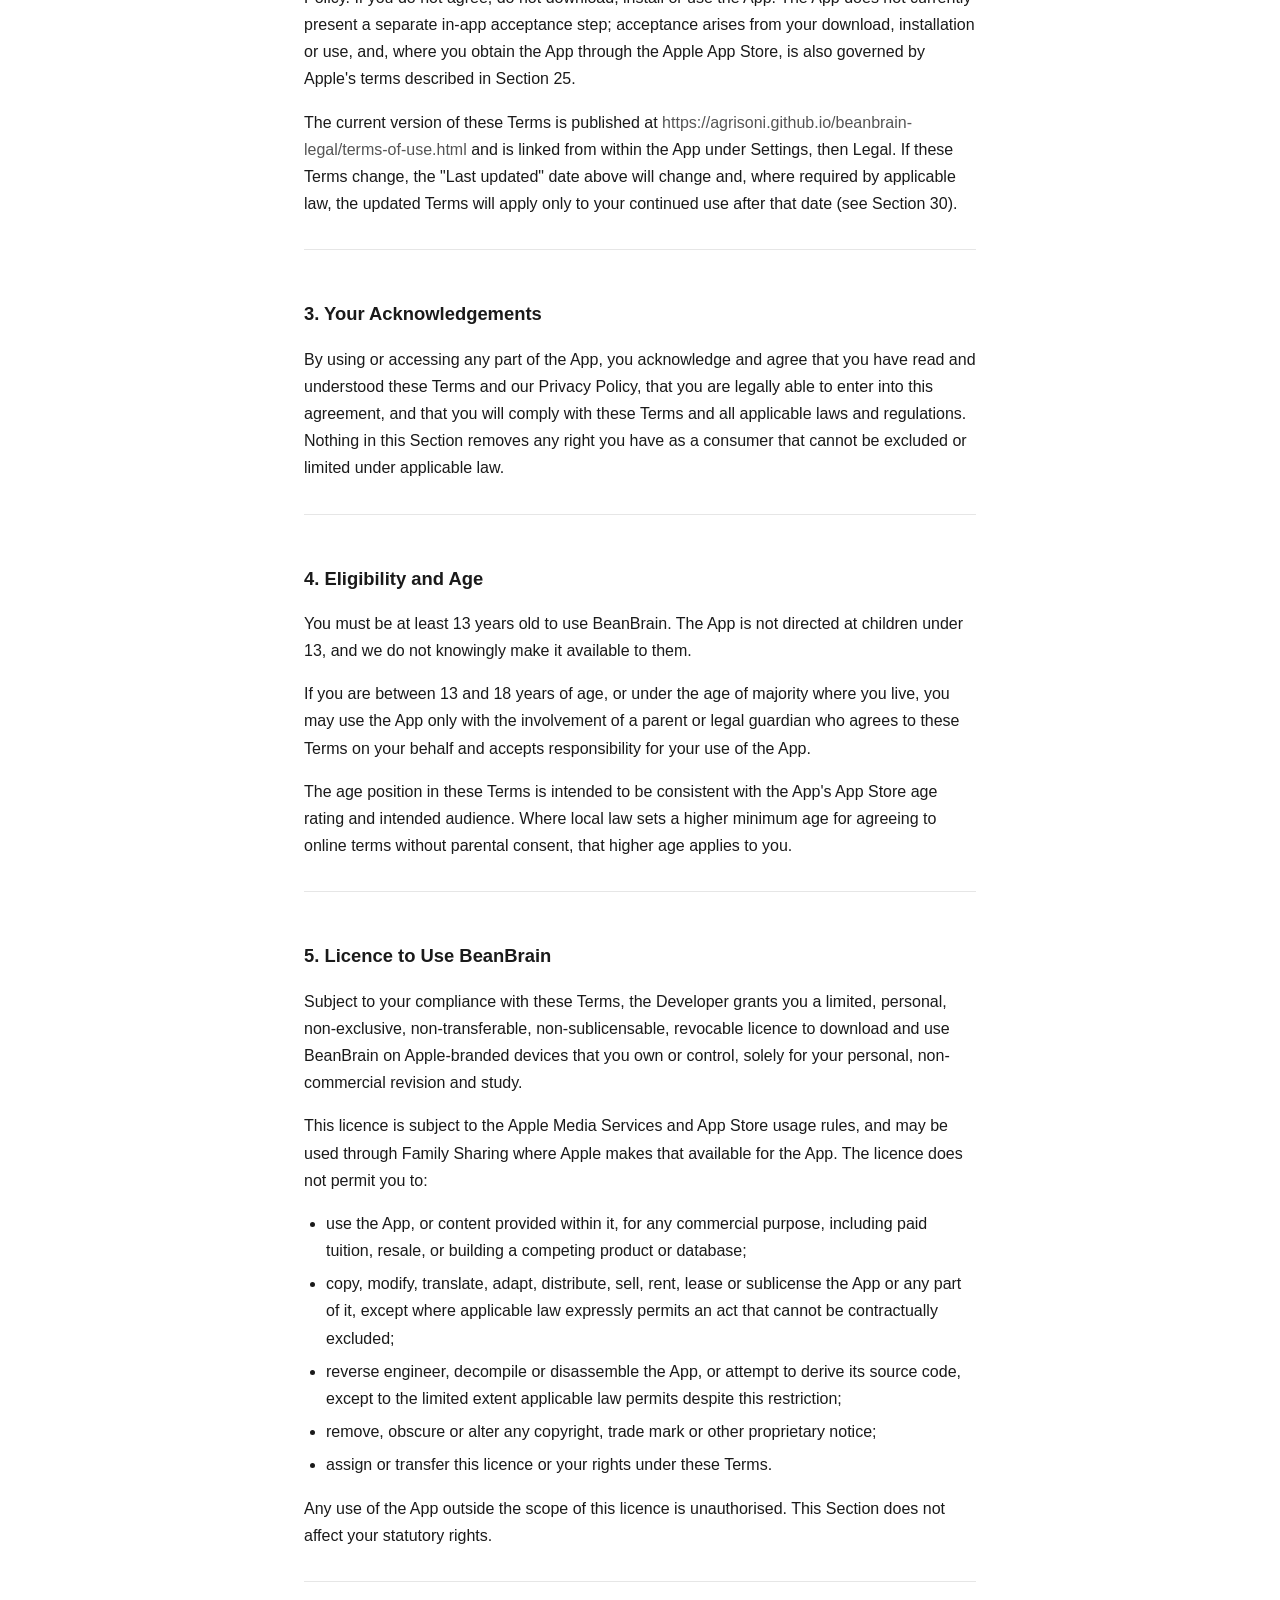
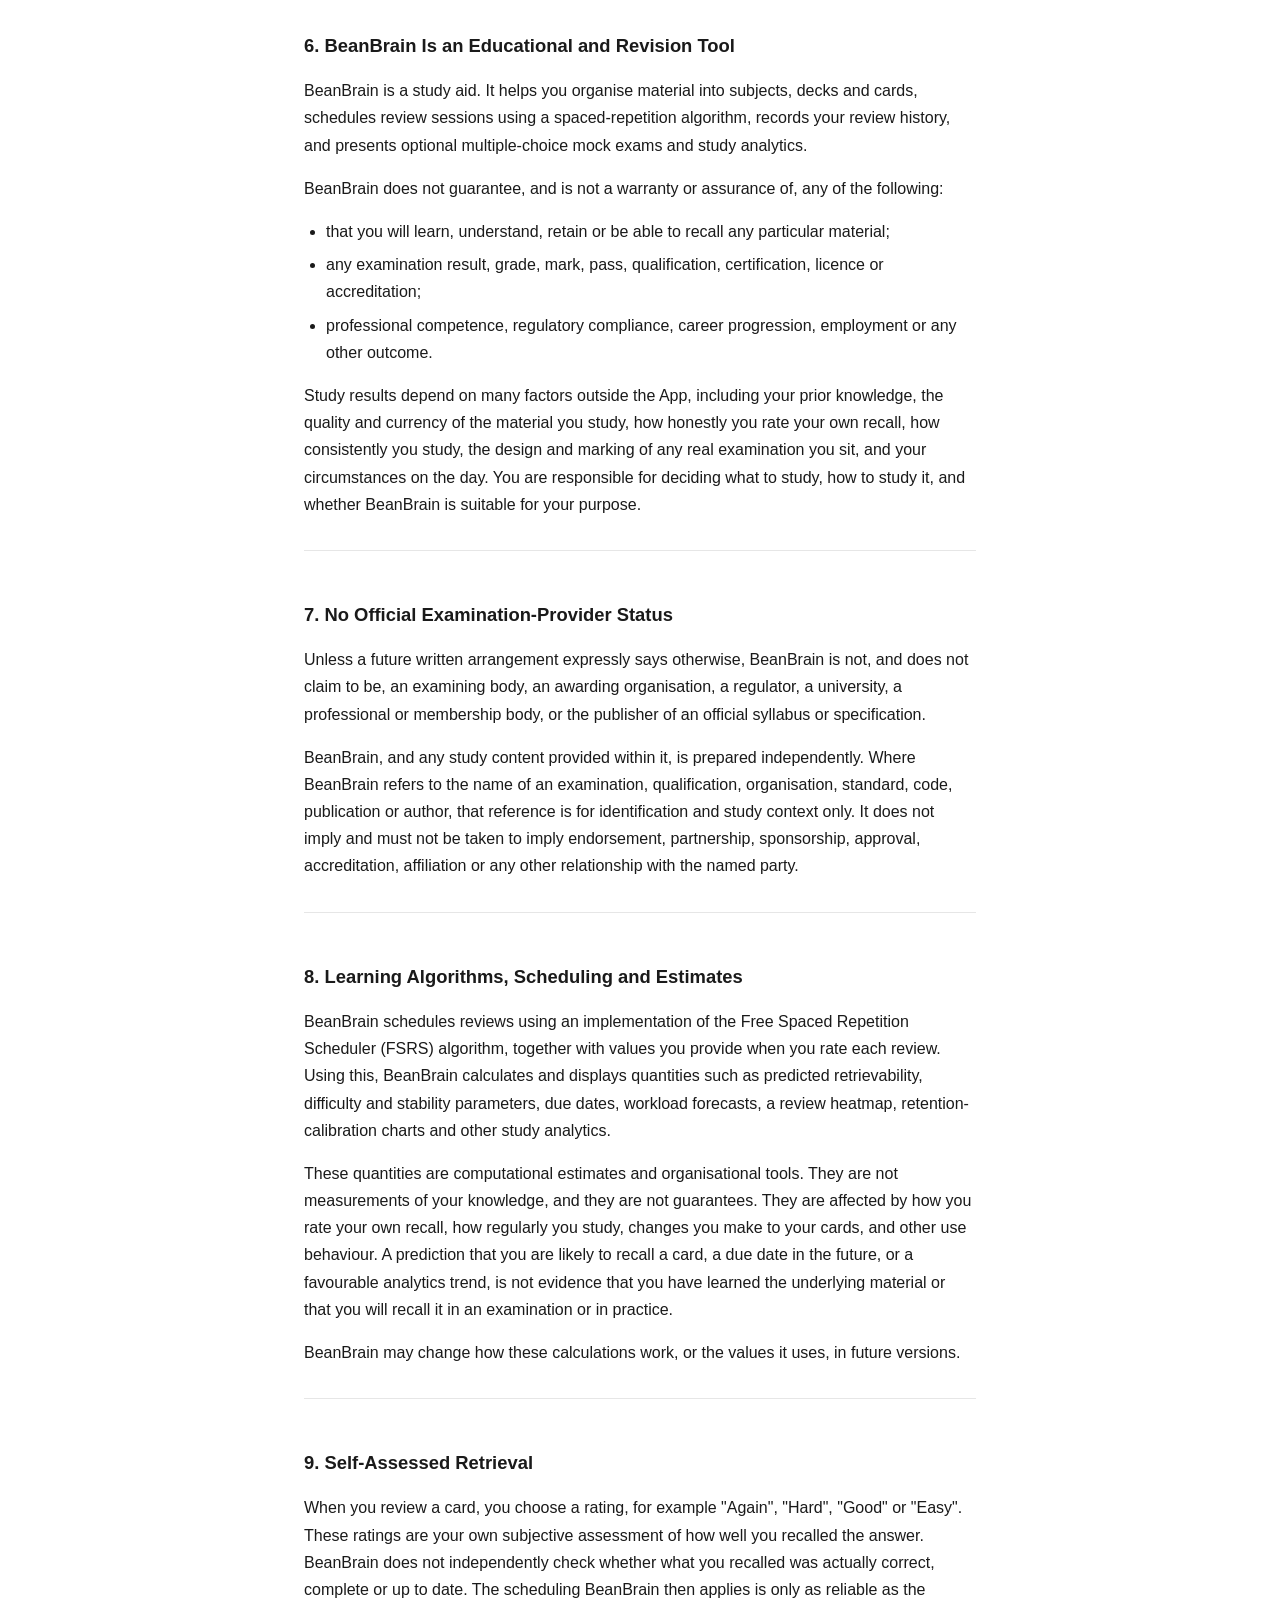
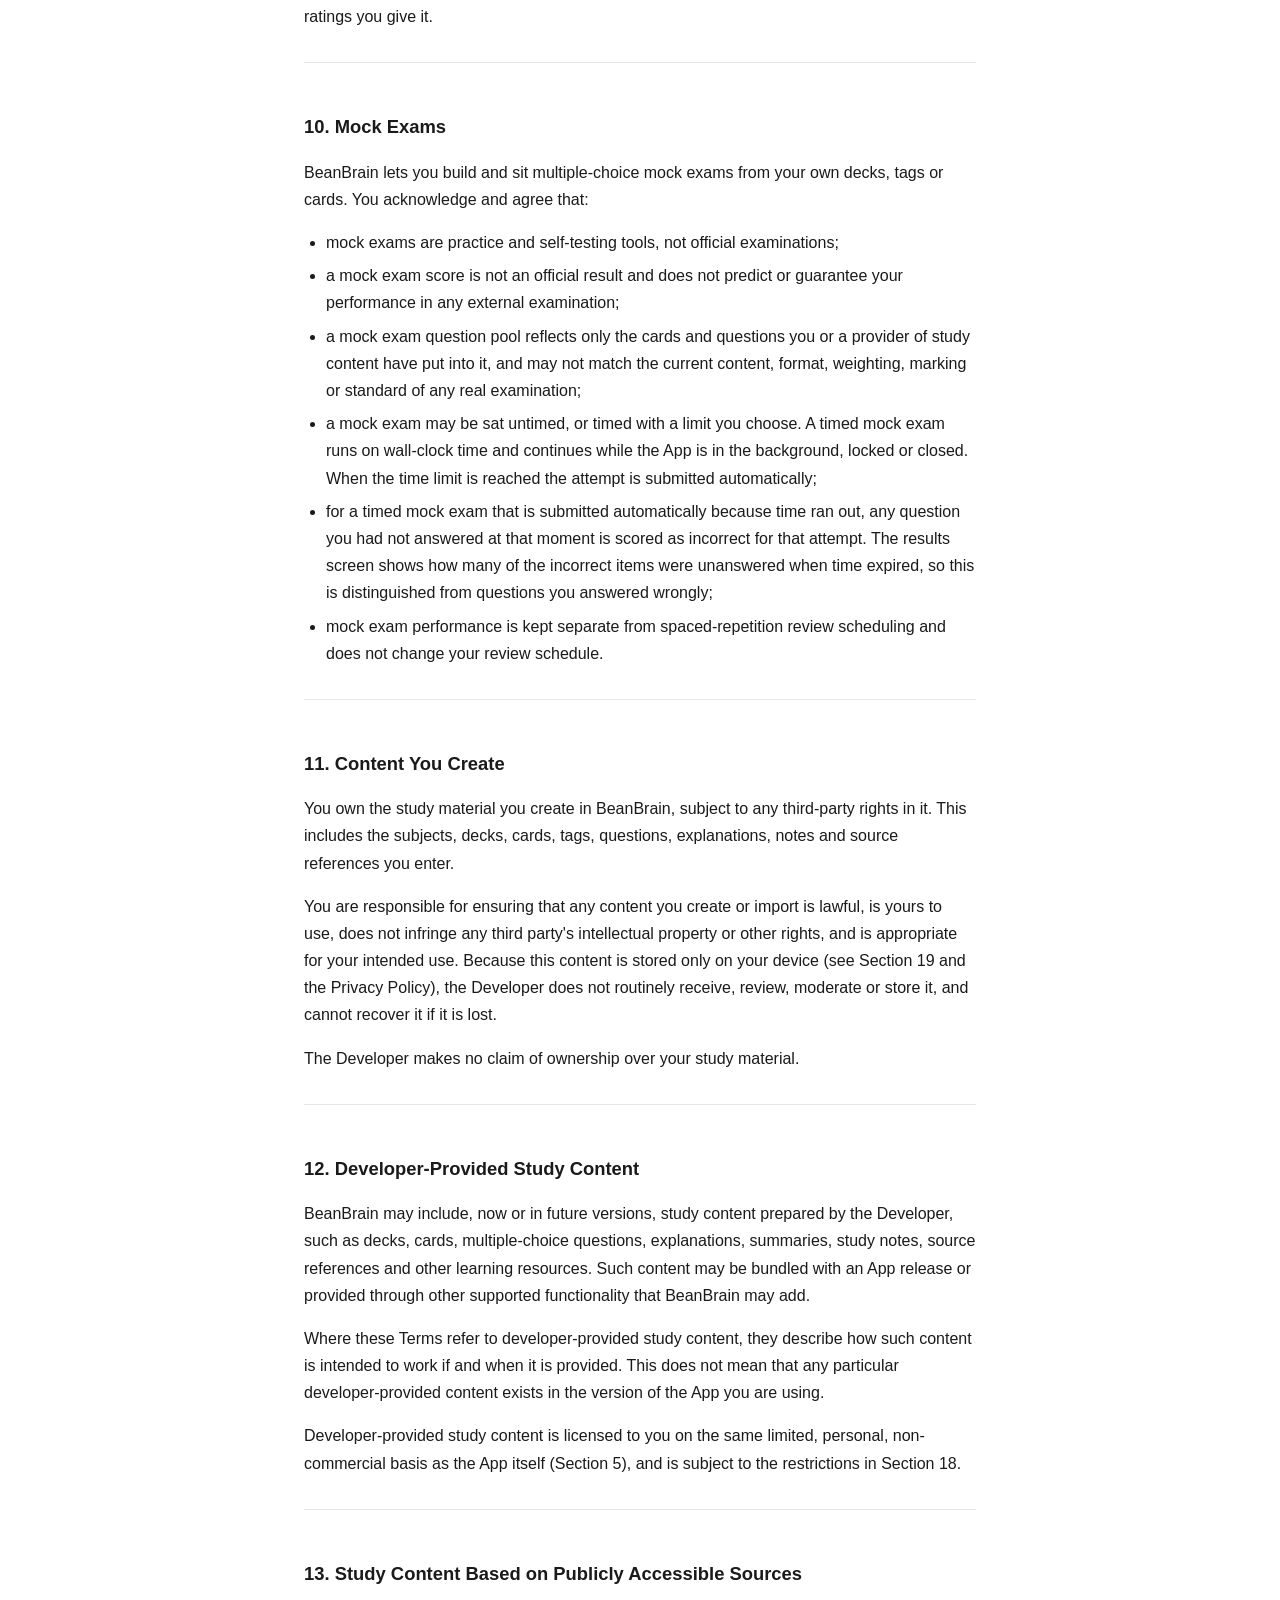
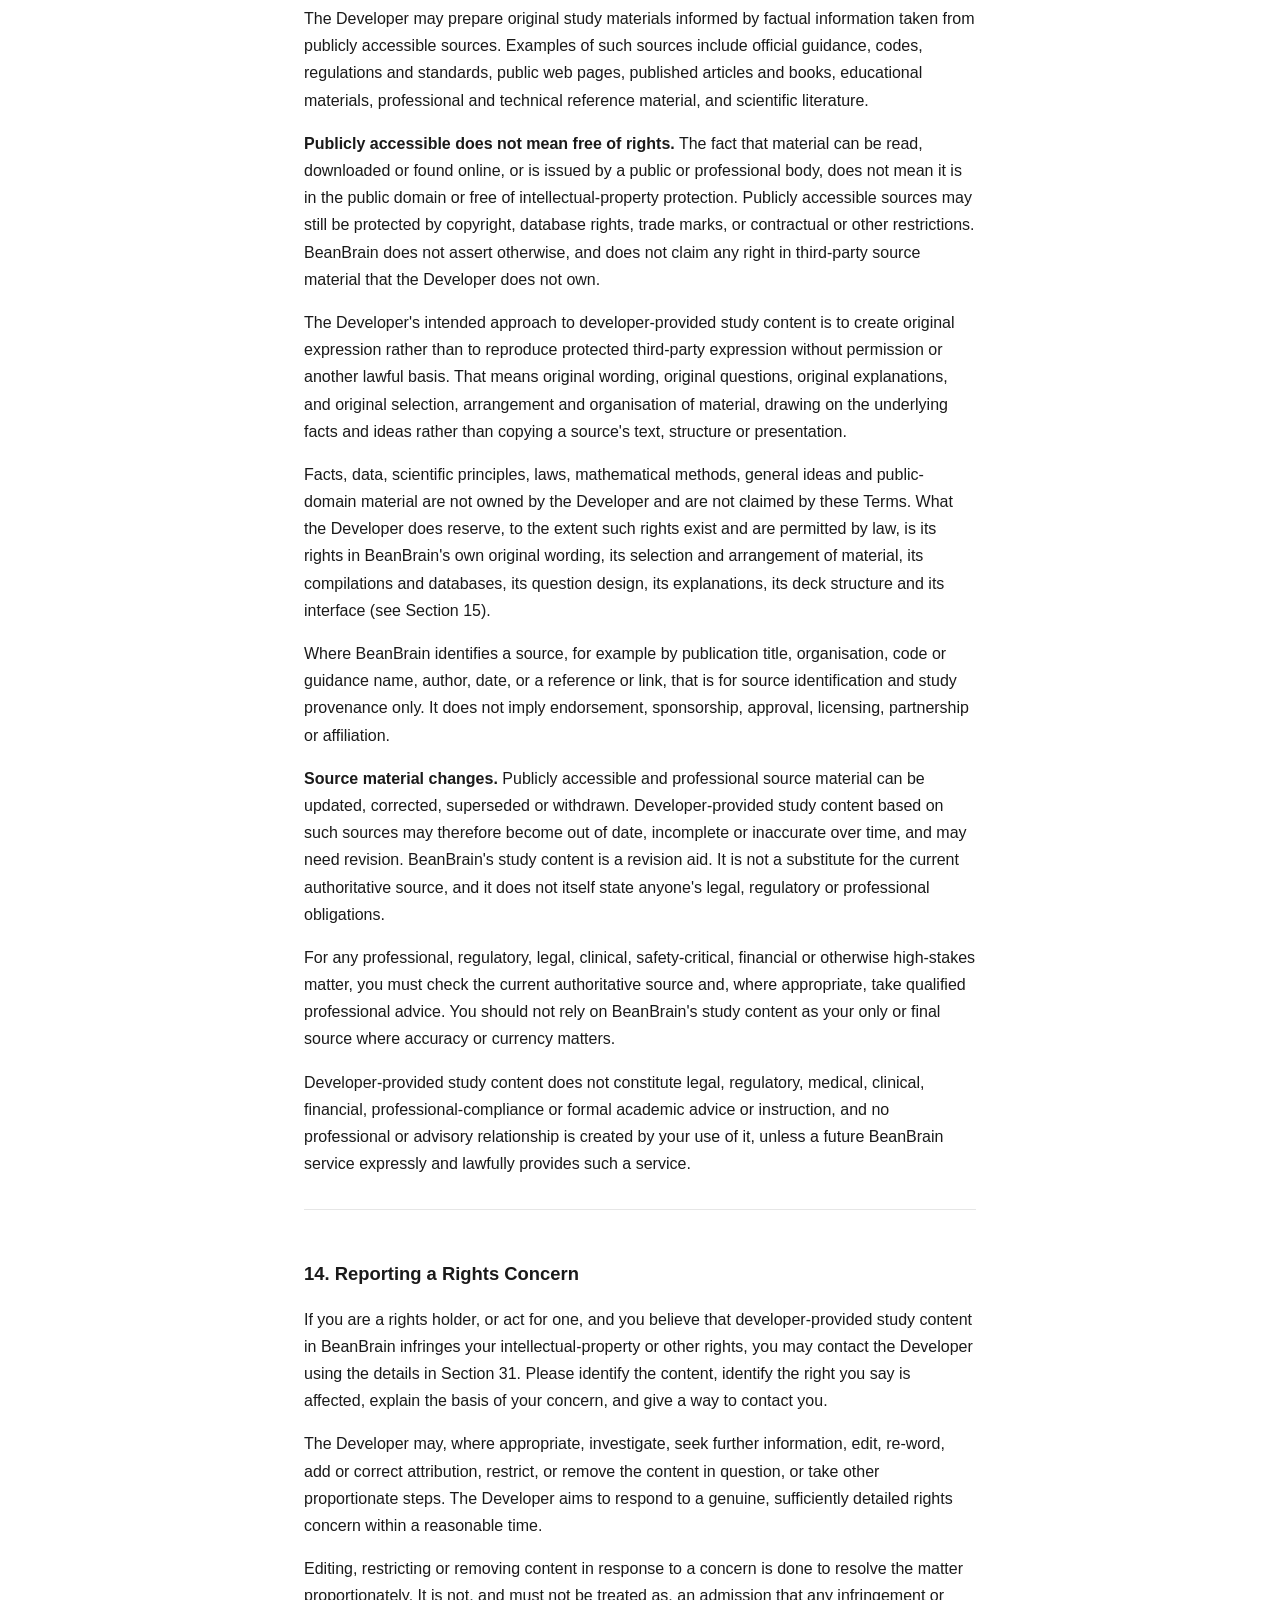
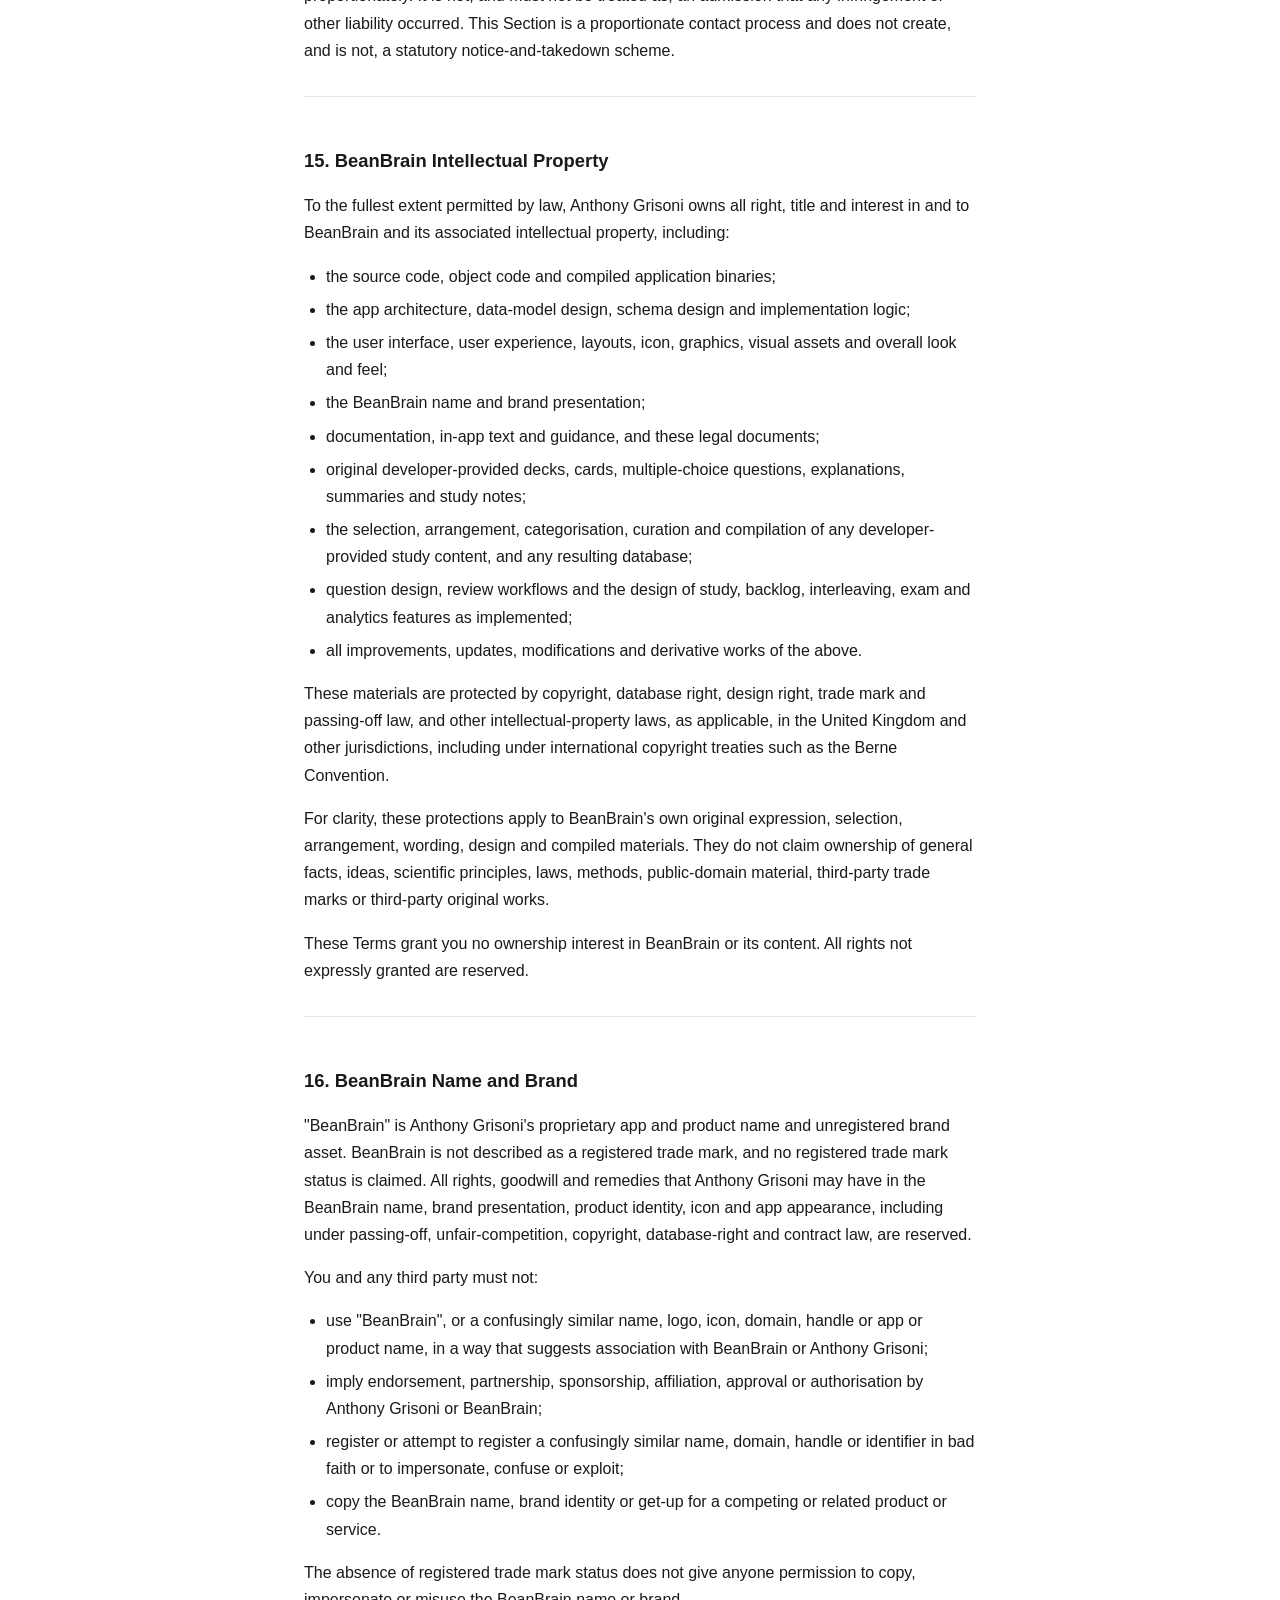
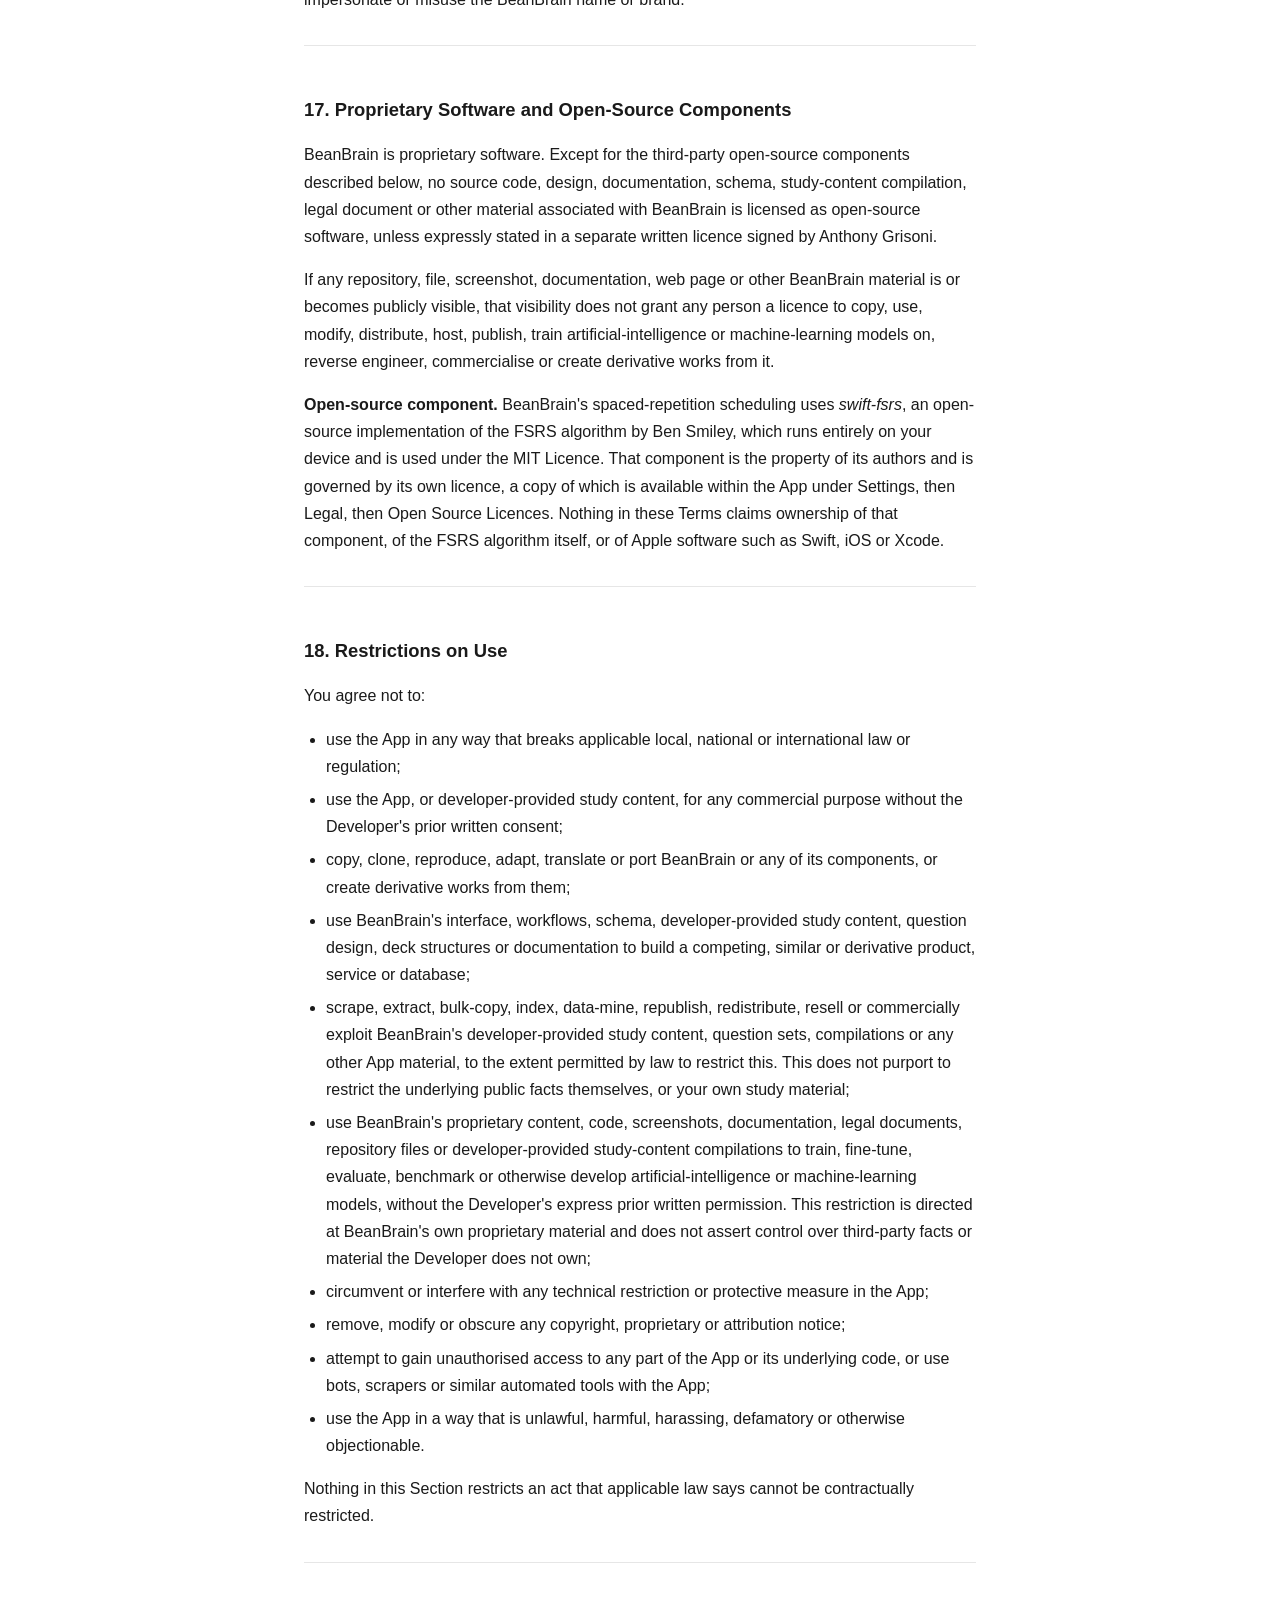
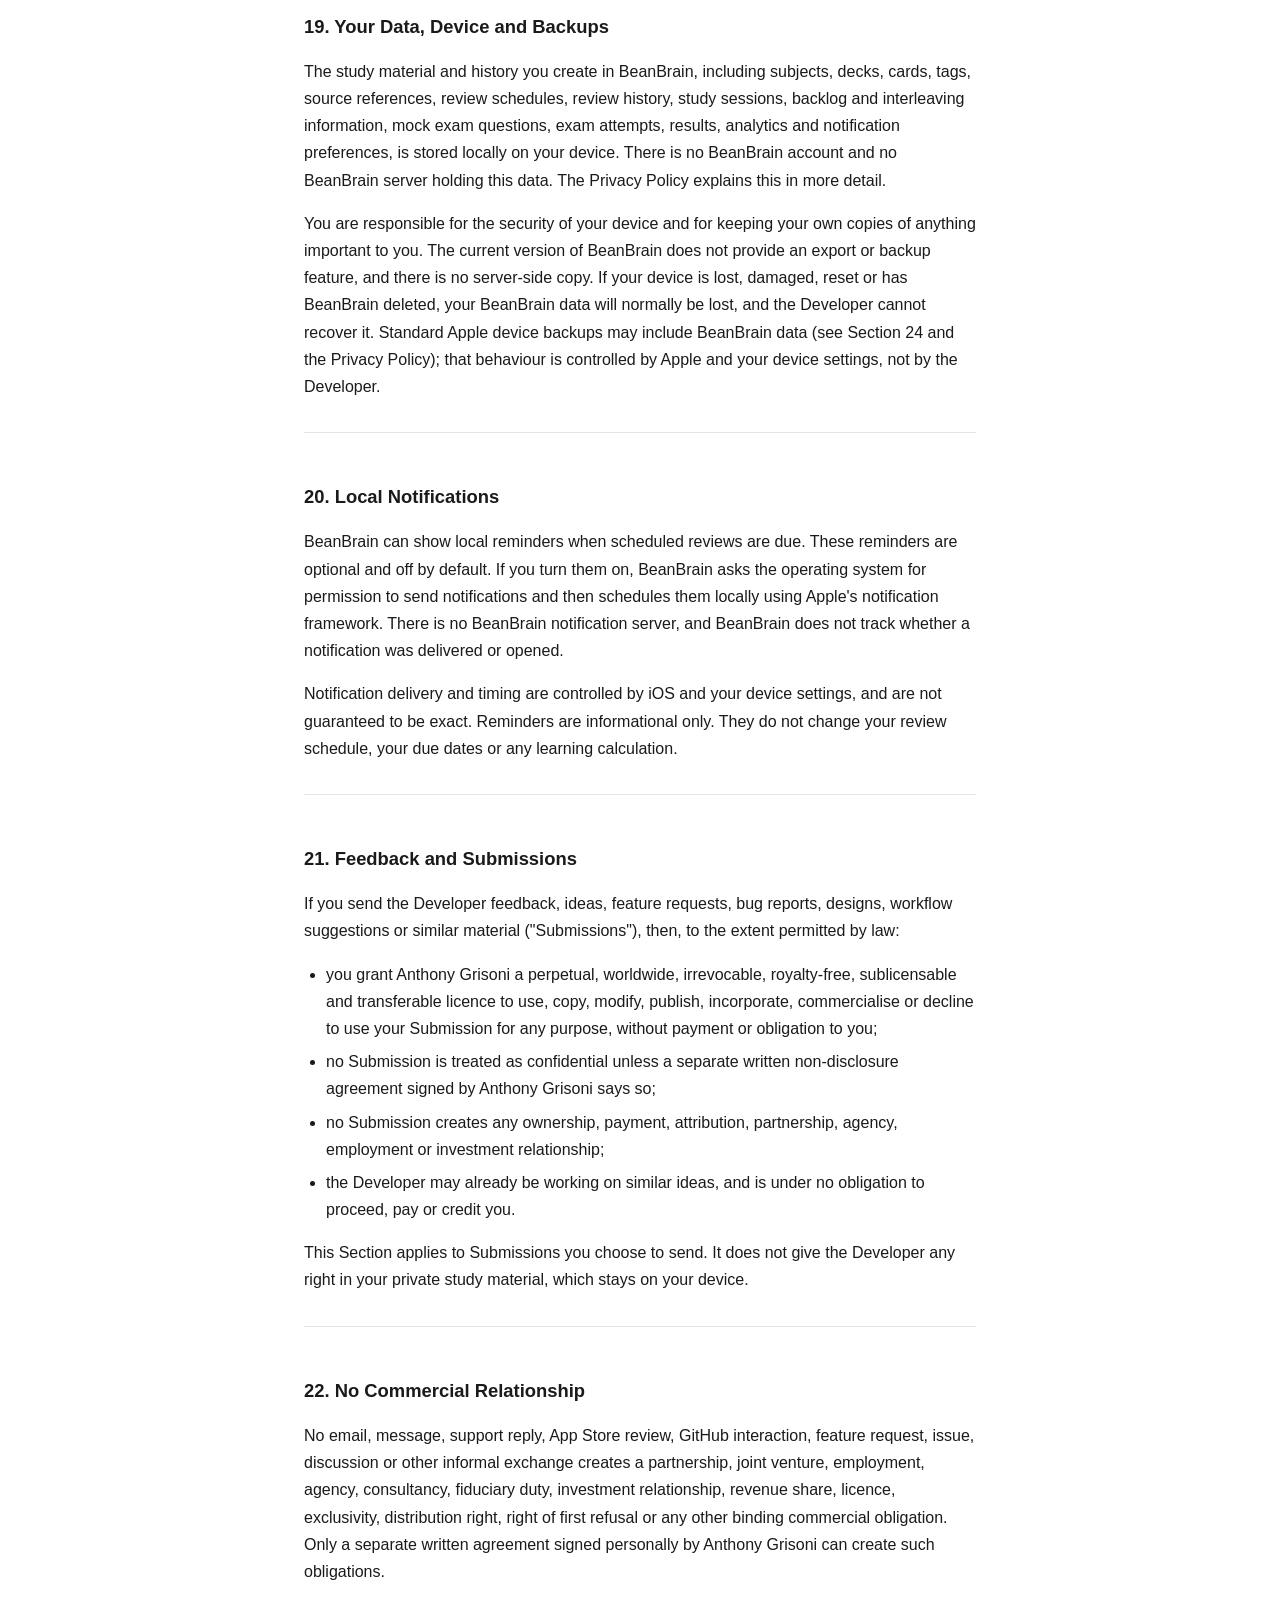
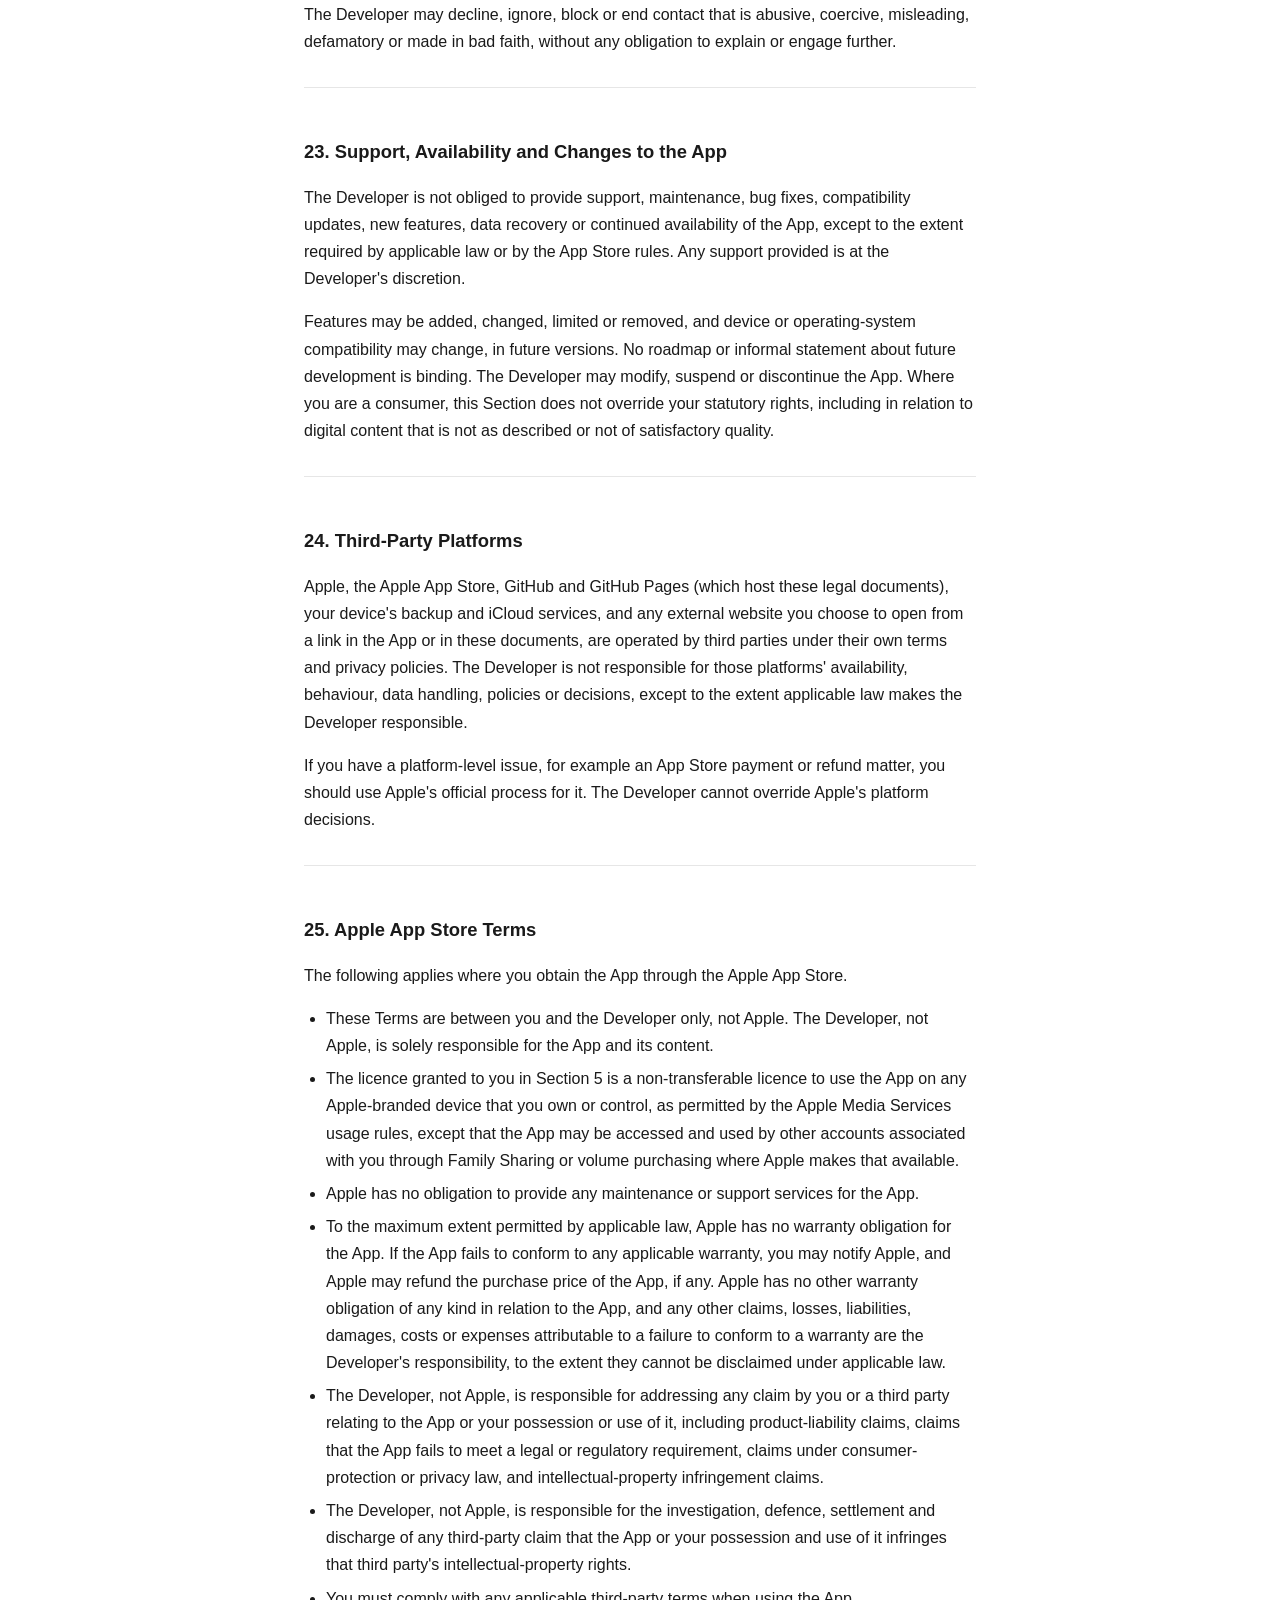
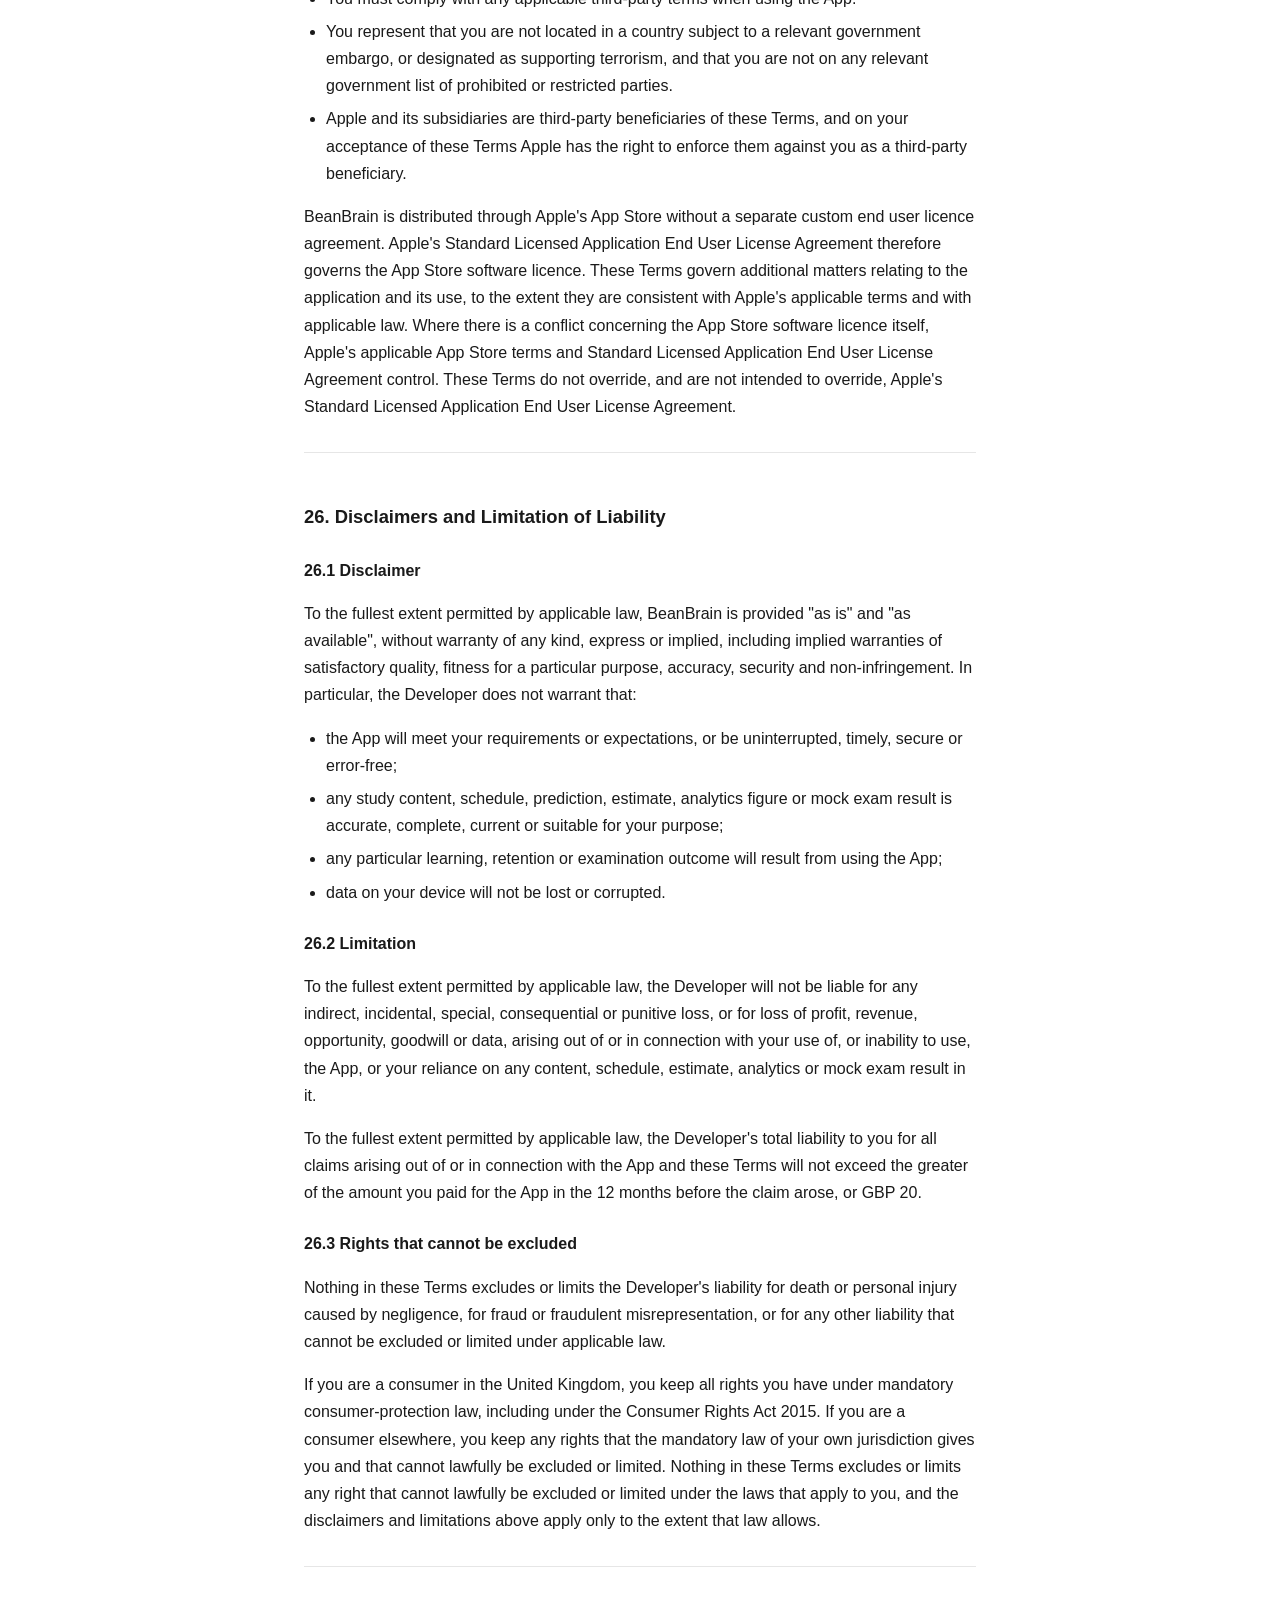
<file: terms-of-use.html>
<!DOCTYPE html>
<html lang="en-GB">
<head>
  <meta charset="UTF-8">
  <meta name="viewport" content="width=device-width, initial-scale=1.0">
  <title>BeanBrain Terms of Use</title>
  <meta name="description" content="Terms of Use for the BeanBrain iOS revision app.">
  <link rel="canonical" href="https://agrisoni.github.io/beanbrain-legal/terms-of-use.html">
  <link rel="stylesheet" href="style.css">
</head>
<body>
<main class="wrap">
  <nav class="top"><a href="index.html">Legal index</a><a href="privacy-policy.html">Privacy Policy</a><a href="support.html">Support</a></nav>

  <h1>Terms of Use</h1>
  <p class="meta">BeanBrain &nbsp;&middot;&nbsp; Effective date: 1 September 2026 &nbsp;&middot;&nbsp; Last updated: 1 September 2026</p>

  <hr>

  <div class="toc">
    <h2>Contents</h2>
    <ol>
      <li><a href="#s1">Who We Are and Personal Ownership</a></li>
      <li><a href="#s2">These Terms Form a Binding Agreement</a></li>
      <li><a href="#s3">Your Acknowledgements</a></li>
      <li><a href="#s4">Eligibility and Age</a></li>
      <li><a href="#s5">Licence to Use BeanBrain</a></li>
      <li><a href="#s6">BeanBrain Is an Educational and Revision Tool</a></li>
      <li><a href="#s7">No Official Examination-Provider Status</a></li>
      <li><a href="#s8">Learning Algorithms, Scheduling and Estimates</a></li>
      <li><a href="#s9">Self-Assessed Retrieval</a></li>
      <li><a href="#s10">Mock Exams</a></li>
      <li><a href="#s11">Content You Create</a></li>
      <li><a href="#s12">Developer-Provided Study Content</a></li>
      <li><a href="#s13">Study Content Based on Publicly Accessible Sources</a></li>
      <li><a href="#s14">Reporting a Rights Concern</a></li>
      <li><a href="#s15">BeanBrain Intellectual Property</a></li>
      <li><a href="#s16">BeanBrain Name and Brand</a></li>
      <li><a href="#s17">Proprietary Software and Open-Source Components</a></li>
      <li><a href="#s18">Restrictions on Use</a></li>
      <li><a href="#s19">Your Data, Device and Backups</a></li>
      <li><a href="#s20">Local Notifications</a></li>
      <li><a href="#s21">Feedback and Submissions</a></li>
      <li><a href="#s22">No Commercial Relationship</a></li>
      <li><a href="#s23">Support, Availability and Changes to the App</a></li>
      <li><a href="#s24">Third-Party Platforms</a></li>
      <li><a href="#s25">Apple App Store Terms</a></li>
      <li><a href="#s26">Disclaimers and Limitation of Liability</a></li>
      <li><a href="#s27">Indemnity</a></li>
      <li><a href="#s28">Term and Termination</a></li>
      <li><a href="#s29">Governing Law, Jurisdiction and Later Distribution</a></li>
      <li><a href="#s30">Changes to These Terms</a></li>
      <li><a href="#s31">Contact</a></li>
    </ol>
  </div>

  <hr>

  <h2 id="s1">1. Who We Are and Personal Ownership</h2>
  <p>BeanBrain ("the App", "BeanBrain", "we", "us", "our") is a spaced-repetition revision application for iPhone, developed and operated by Anthony Grisoni, an individual based in the United Kingdom ("the Developer"). The App is distributed through the Apple App Store for use on Apple devices.</p>
  <p>"Anthony Grisoni", "the Developer", "we", "us" and "our" refer to Anthony Grisoni as an individual. BeanBrain is not operated through a limited company or any other legal entity. Anthony Grisoni owns BeanBrain personally.</p>
  <p>No person, entity, investor, partner or third party acquires any ownership interest, equity, revenue share, licence, partnership or commercial interest in BeanBrain, its name, its codebase, its study content or any associated intellectual property, except under a separate written agreement signed personally by Anthony Grisoni.</p>

  <hr>

  <h2 id="s2">2. These Terms Form a Binding Agreement</h2>
  <p>These Terms of Use ("Terms"), together with our <a href="privacy-policy.html">Privacy Policy</a>, form a legally binding agreement between you and the Developer and govern your access to and use of the App.</p>
  <p>To the extent permitted by applicable law, by downloading, installing, accessing or using the App in any manner, you agree to be bound by these Terms and acknowledge the Privacy Policy. If you do not agree, do not download, install or use the App. The App does not currently present a separate in-app acceptance step; acceptance arises from your download, installation or use, and, where you obtain the App through the Apple App Store, is also governed by Apple's terms described in Section 25.</p>
  <p>The current version of these Terms is published at <span class="muted">https://agrisoni.github.io/beanbrain-legal/terms-of-use.html</span> and is linked from within the App under Settings, then Legal. If these Terms change, the "Last updated" date above will change and, where required by applicable law, the updated Terms will apply only to your continued use after that date (see Section 30).</p>

  <hr>

  <h2 id="s3">3. Your Acknowledgements</h2>
  <p>By using or accessing any part of the App, you acknowledge and agree that you have read and understood these Terms and our Privacy Policy, that you are legally able to enter into this agreement, and that you will comply with these Terms and all applicable laws and regulations. Nothing in this Section removes any right you have as a consumer that cannot be excluded or limited under applicable law.</p>

  <hr>

  <h2 id="s4">4. Eligibility and Age</h2>
  <p>You must be at least 13 years old to use BeanBrain. The App is not directed at children under 13, and we do not knowingly make it available to them.</p>
  <p>If you are between 13 and 18 years of age, or under the age of majority where you live, you may use the App only with the involvement of a parent or legal guardian who agrees to these Terms on your behalf and accepts responsibility for your use of the App.</p>
  <p>The age position in these Terms is intended to be consistent with the App's App Store age rating and intended audience. Where local law sets a higher minimum age for agreeing to online terms without parental consent, that higher age applies to you.</p>

  <hr>

  <h2 id="s5">5. Licence to Use BeanBrain</h2>
  <p>Subject to your compliance with these Terms, the Developer grants you a limited, personal, non-exclusive, non-transferable, non-sublicensable, revocable licence to download and use BeanBrain on Apple-branded devices that you own or control, solely for your personal, non-commercial revision and study.</p>
  <p>This licence is subject to the Apple Media Services and App Store usage rules, and may be used through Family Sharing where Apple makes that available for the App. The licence does not permit you to:</p>
  <ul>
    <li>use the App, or content provided within it, for any commercial purpose, including paid tuition, resale, or building a competing product or database;</li>
    <li>copy, modify, translate, adapt, distribute, sell, rent, lease or sublicense the App or any part of it, except where applicable law expressly permits an act that cannot be contractually excluded;</li>
    <li>reverse engineer, decompile or disassemble the App, or attempt to derive its source code, except to the limited extent applicable law permits despite this restriction;</li>
    <li>remove, obscure or alter any copyright, trade mark or other proprietary notice;</li>
    <li>assign or transfer this licence or your rights under these Terms.</li>
  </ul>
  <p>Any use of the App outside the scope of this licence is unauthorised. This Section does not affect your statutory rights.</p>

  <hr>

  <h2 id="s6">6. BeanBrain Is an Educational and Revision Tool</h2>
  <p>BeanBrain is a study aid. It helps you organise material into subjects, decks and cards, schedules review sessions using a spaced-repetition algorithm, records your review history, and presents optional multiple-choice mock exams and study analytics.</p>
  <p>BeanBrain does not guarantee, and is not a warranty or assurance of, any of the following:</p>
  <ul>
    <li>that you will learn, understand, retain or be able to recall any particular material;</li>
    <li>any examination result, grade, mark, pass, qualification, certification, licence or accreditation;</li>
    <li>professional competence, regulatory compliance, career progression, employment or any other outcome.</li>
  </ul>
  <p>Study results depend on many factors outside the App, including your prior knowledge, the quality and currency of the material you study, how honestly you rate your own recall, how consistently you study, the design and marking of any real examination you sit, and your circumstances on the day. You are responsible for deciding what to study, how to study it, and whether BeanBrain is suitable for your purpose.</p>

  <hr>

  <h2 id="s7">7. No Official Examination-Provider Status</h2>
  <p>Unless a future written arrangement expressly says otherwise, BeanBrain is not, and does not claim to be, an examining body, an awarding organisation, a regulator, a university, a professional or membership body, or the publisher of an official syllabus or specification.</p>
  <p>BeanBrain, and any study content provided within it, is prepared independently. Where BeanBrain refers to the name of an examination, qualification, organisation, standard, code, publication or author, that reference is for identification and study context only. It does not imply and must not be taken to imply endorsement, partnership, sponsorship, approval, accreditation, affiliation or any other relationship with the named party.</p>

  <hr>

  <h2 id="s8">8. Learning Algorithms, Scheduling and Estimates</h2>
  <p>BeanBrain schedules reviews using an implementation of the Free Spaced Repetition Scheduler (FSRS) algorithm, together with values you provide when you rate each review. Using this, BeanBrain calculates and displays quantities such as predicted retrievability, difficulty and stability parameters, due dates, workload forecasts, a review heatmap, retention-calibration charts and other study analytics.</p>
  <p>These quantities are computational estimates and organisational tools. They are not measurements of your knowledge, and they are not guarantees. They are affected by how you rate your own recall, how regularly you study, changes you make to your cards, and other use behaviour. A prediction that you are likely to recall a card, a due date in the future, or a favourable analytics trend, is not evidence that you have learned the underlying material or that you will recall it in an examination or in practice.</p>
  <p>BeanBrain may change how these calculations work, or the values it uses, in future versions.</p>

  <hr>

  <h2 id="s9">9. Self-Assessed Retrieval</h2>
  <p>When you review a card, you choose a rating, for example "Again", "Hard", "Good" or "Easy". These ratings are your own subjective assessment of how well you recalled the answer. BeanBrain does not independently check whether what you recalled was actually correct, complete or up to date. The scheduling BeanBrain then applies is only as reliable as the ratings you give it.</p>

  <hr>

  <h2 id="s10">10. Mock Exams</h2>
  <p>BeanBrain lets you build and sit multiple-choice mock exams from your own decks, tags or cards. You acknowledge and agree that:</p>
  <ul>
    <li>mock exams are practice and self-testing tools, not official examinations;</li>
    <li>a mock exam score is not an official result and does not predict or guarantee your performance in any external examination;</li>
    <li>a mock exam question pool reflects only the cards and questions you or a provider of study content have put into it, and may not match the current content, format, weighting, marking or standard of any real examination;</li>
    <li>a mock exam may be sat untimed, or timed with a limit you choose. A timed mock exam runs on wall-clock time and continues while the App is in the background, locked or closed. When the time limit is reached the attempt is submitted automatically;</li>
    <li>for a timed mock exam that is submitted automatically because time ran out, any question you had not answered at that moment is scored as incorrect for that attempt. The results screen shows how many of the incorrect items were unanswered when time expired, so this is distinguished from questions you answered wrongly;</li>
    <li>mock exam performance is kept separate from spaced-repetition review scheduling and does not change your review schedule.</li>
  </ul>

  <hr>

  <h2 id="s11">11. Content You Create</h2>
  <p>You own the study material you create in BeanBrain, subject to any third-party rights in it. This includes the subjects, decks, cards, tags, questions, explanations, notes and source references you enter.</p>
  <p>You are responsible for ensuring that any content you create or import is lawful, is yours to use, does not infringe any third party's intellectual property or other rights, and is appropriate for your intended use. Because this content is stored only on your device (see Section 19 and the Privacy Policy), the Developer does not routinely receive, review, moderate or store it, and cannot recover it if it is lost.</p>
  <p>The Developer makes no claim of ownership over your study material.</p>

  <hr>

  <h2 id="s12">12. Developer-Provided Study Content</h2>
  <p>BeanBrain may include, now or in future versions, study content prepared by the Developer, such as decks, cards, multiple-choice questions, explanations, summaries, study notes, source references and other learning resources. Such content may be bundled with an App release or provided through other supported functionality that BeanBrain may add.</p>
  <p>Where these Terms refer to developer-provided study content, they describe how such content is intended to work if and when it is provided. This does not mean that any particular developer-provided content exists in the version of the App you are using.</p>
  <p>Developer-provided study content is licensed to you on the same limited, personal, non-commercial basis as the App itself (Section 5), and is subject to the restrictions in Section 18.</p>

  <hr>

  <h2 id="s13">13. Study Content Based on Publicly Accessible Sources</h2>
  <p>The Developer may prepare original study materials informed by factual information taken from publicly accessible sources. Examples of such sources include official guidance, codes, regulations and standards, public web pages, published articles and books, educational materials, professional and technical reference material, and scientific literature.</p>
  <p><strong>Publicly accessible does not mean free of rights.</strong> The fact that material can be read, downloaded or found online, or is issued by a public or professional body, does not mean it is in the public domain or free of intellectual-property protection. Publicly accessible sources may still be protected by copyright, database rights, trade marks, or contractual or other restrictions. BeanBrain does not assert otherwise, and does not claim any right in third-party source material that the Developer does not own.</p>
  <p>The Developer's intended approach to developer-provided study content is to create original expression rather than to reproduce protected third-party expression without permission or another lawful basis. That means original wording, original questions, original explanations, and original selection, arrangement and organisation of material, drawing on the underlying facts and ideas rather than copying a source's text, structure or presentation.</p>
  <p>Facts, data, scientific principles, laws, mathematical methods, general ideas and public-domain material are not owned by the Developer and are not claimed by these Terms. What the Developer does reserve, to the extent such rights exist and are permitted by law, is its rights in BeanBrain's own original wording, its selection and arrangement of material, its compilations and databases, its question design, its explanations, its deck structure and its interface (see Section 15).</p>
  <p>Where BeanBrain identifies a source, for example by publication title, organisation, code or guidance name, author, date, or a reference or link, that is for source identification and study provenance only. It does not imply endorsement, sponsorship, approval, licensing, partnership or affiliation.</p>
  <p><strong>Source material changes.</strong> Publicly accessible and professional source material can be updated, corrected, superseded or withdrawn. Developer-provided study content based on such sources may therefore become out of date, incomplete or inaccurate over time, and may need revision. BeanBrain's study content is a revision aid. It is not a substitute for the current authoritative source, and it does not itself state anyone's legal, regulatory or professional obligations.</p>
  <p>For any professional, regulatory, legal, clinical, safety-critical, financial or otherwise high-stakes matter, you must check the current authoritative source and, where appropriate, take qualified professional advice. You should not rely on BeanBrain's study content as your only or final source where accuracy or currency matters.</p>
  <p>Developer-provided study content does not constitute legal, regulatory, medical, clinical, financial, professional-compliance or formal academic advice or instruction, and no professional or advisory relationship is created by your use of it, unless a future BeanBrain service expressly and lawfully provides such a service.</p>

  <hr>

  <h2 id="s14">14. Reporting a Rights Concern</h2>
  <p>If you are a rights holder, or act for one, and you believe that developer-provided study content in BeanBrain infringes your intellectual-property or other rights, you may contact the Developer using the details in Section 31. Please identify the content, identify the right you say is affected, explain the basis of your concern, and give a way to contact you.</p>
  <p>The Developer may, where appropriate, investigate, seek further information, edit, re-word, add or correct attribution, restrict, or remove the content in question, or take other proportionate steps. The Developer aims to respond to a genuine, sufficiently detailed rights concern within a reasonable time.</p>
  <p>Editing, restricting or removing content in response to a concern is done to resolve the matter proportionately. It is not, and must not be treated as, an admission that any infringement or other liability occurred. This Section is a proportionate contact process and does not create, and is not, a statutory notice-and-takedown scheme.</p>

  <hr>

  <h2 id="s15">15. BeanBrain Intellectual Property</h2>
  <p>To the fullest extent permitted by law, Anthony Grisoni owns all right, title and interest in and to BeanBrain and its associated intellectual property, including:</p>
  <ul>
    <li>the source code, object code and compiled application binaries;</li>
    <li>the app architecture, data-model design, schema design and implementation logic;</li>
    <li>the user interface, user experience, layouts, icon, graphics, visual assets and overall look and feel;</li>
    <li>the BeanBrain name and brand presentation;</li>
    <li>documentation, in-app text and guidance, and these legal documents;</li>
    <li>original developer-provided decks, cards, multiple-choice questions, explanations, summaries and study notes;</li>
    <li>the selection, arrangement, categorisation, curation and compilation of any developer-provided study content, and any resulting database;</li>
    <li>question design, review workflows and the design of study, backlog, interleaving, exam and analytics features as implemented;</li>
    <li>all improvements, updates, modifications and derivative works of the above.</li>
  </ul>
  <p>These materials are protected by copyright, database right, design right, trade mark and passing-off law, and other intellectual-property laws, as applicable, in the United Kingdom and other jurisdictions, including under international copyright treaties such as the Berne Convention.</p>
  <p>For clarity, these protections apply to BeanBrain's own original expression, selection, arrangement, wording, design and compiled materials. They do not claim ownership of general facts, ideas, scientific principles, laws, methods, public-domain material, third-party trade marks or third-party original works.</p>
  <p>These Terms grant you no ownership interest in BeanBrain or its content. All rights not expressly granted are reserved.</p>

  <hr>

  <h2 id="s16">16. BeanBrain Name and Brand</h2>
  <p>"BeanBrain" is Anthony Grisoni's proprietary app and product name and unregistered brand asset. BeanBrain is not described as a registered trade mark, and no registered trade mark status is claimed. All rights, goodwill and remedies that Anthony Grisoni may have in the BeanBrain name, brand presentation, product identity, icon and app appearance, including under passing-off, unfair-competition, copyright, database-right and contract law, are reserved.</p>
  <p>You and any third party must not:</p>
  <ul>
    <li>use "BeanBrain", or a confusingly similar name, logo, icon, domain, handle or app or product name, in a way that suggests association with BeanBrain or Anthony Grisoni;</li>
    <li>imply endorsement, partnership, sponsorship, affiliation, approval or authorisation by Anthony Grisoni or BeanBrain;</li>
    <li>register or attempt to register a confusingly similar name, domain, handle or identifier in bad faith or to impersonate, confuse or exploit;</li>
    <li>copy the BeanBrain name, brand identity or get-up for a competing or related product or service.</li>
  </ul>
  <p>The absence of registered trade mark status does not give anyone permission to copy, impersonate or misuse the BeanBrain name or brand.</p>

  <hr>

  <h2 id="s17">17. Proprietary Software and Open-Source Components</h2>
  <p>BeanBrain is proprietary software. Except for the third-party open-source components described below, no source code, design, documentation, schema, study-content compilation, legal document or other material associated with BeanBrain is licensed as open-source software, unless expressly stated in a separate written licence signed by Anthony Grisoni.</p>
  <p>If any repository, file, screenshot, documentation, web page or other BeanBrain material is or becomes publicly visible, that visibility does not grant any person a licence to copy, use, modify, distribute, host, publish, train artificial-intelligence or machine-learning models on, reverse engineer, commercialise or create derivative works from it.</p>
  <p><strong>Open-source component.</strong> BeanBrain's spaced-repetition scheduling uses <em>swift-fsrs</em>, an open-source implementation of the FSRS algorithm by Ben Smiley, which runs entirely on your device and is used under the MIT Licence. That component is the property of its authors and is governed by its own licence, a copy of which is available within the App under Settings, then Legal, then Open Source Licences. Nothing in these Terms claims ownership of that component, of the FSRS algorithm itself, or of Apple software such as Swift, iOS or Xcode.</p>

  <hr>

  <h2 id="s18">18. Restrictions on Use</h2>
  <p>You agree not to:</p>
  <ul>
    <li>use the App in any way that breaks applicable local, national or international law or regulation;</li>
    <li>use the App, or developer-provided study content, for any commercial purpose without the Developer's prior written consent;</li>
    <li>copy, clone, reproduce, adapt, translate or port BeanBrain or any of its components, or create derivative works from them;</li>
    <li>use BeanBrain's interface, workflows, schema, developer-provided study content, question design, deck structures or documentation to build a competing, similar or derivative product, service or database;</li>
    <li>scrape, extract, bulk-copy, index, data-mine, republish, redistribute, resell or commercially exploit BeanBrain's developer-provided study content, question sets, compilations or any other App material, to the extent permitted by law to restrict this. This does not purport to restrict the underlying public facts themselves, or your own study material;</li>
    <li>use BeanBrain's proprietary content, code, screenshots, documentation, legal documents, repository files or developer-provided study-content compilations to train, fine-tune, evaluate, benchmark or otherwise develop artificial-intelligence or machine-learning models, without the Developer's express prior written permission. This restriction is directed at BeanBrain's own proprietary material and does not assert control over third-party facts or material the Developer does not own;</li>
    <li>circumvent or interfere with any technical restriction or protective measure in the App;</li>
    <li>remove, modify or obscure any copyright, proprietary or attribution notice;</li>
    <li>attempt to gain unauthorised access to any part of the App or its underlying code, or use bots, scrapers or similar automated tools with the App;</li>
    <li>use the App in a way that is unlawful, harmful, harassing, defamatory or otherwise objectionable.</li>
  </ul>
  <p>Nothing in this Section restricts an act that applicable law says cannot be contractually restricted.</p>

  <hr>

  <h2 id="s19">19. Your Data, Device and Backups</h2>
  <p>The study material and history you create in BeanBrain, including subjects, decks, cards, tags, source references, review schedules, review history, study sessions, backlog and interleaving information, mock exam questions, exam attempts, results, analytics and notification preferences, is stored locally on your device. There is no BeanBrain account and no BeanBrain server holding this data. The Privacy Policy explains this in more detail.</p>
  <p>You are responsible for the security of your device and for keeping your own copies of anything important to you. The current version of BeanBrain does not provide an export or backup feature, and there is no server-side copy. If your device is lost, damaged, reset or has BeanBrain deleted, your BeanBrain data will normally be lost, and the Developer cannot recover it. Standard Apple device backups may include BeanBrain data (see Section 24 and the Privacy Policy); that behaviour is controlled by Apple and your device settings, not by the Developer.</p>

  <hr>

  <h2 id="s20">20. Local Notifications</h2>
  <p>BeanBrain can show local reminders when scheduled reviews are due. These reminders are optional and off by default. If you turn them on, BeanBrain asks the operating system for permission to send notifications and then schedules them locally using Apple's notification framework. There is no BeanBrain notification server, and BeanBrain does not track whether a notification was delivered or opened.</p>
  <p>Notification delivery and timing are controlled by iOS and your device settings, and are not guaranteed to be exact. Reminders are informational only. They do not change your review schedule, your due dates or any learning calculation.</p>

  <hr>

  <h2 id="s21">21. Feedback and Submissions</h2>
  <p>If you send the Developer feedback, ideas, feature requests, bug reports, designs, workflow suggestions or similar material ("Submissions"), then, to the extent permitted by law:</p>
  <ul>
    <li>you grant Anthony Grisoni a perpetual, worldwide, irrevocable, royalty-free, sublicensable and transferable licence to use, copy, modify, publish, incorporate, commercialise or decline to use your Submission for any purpose, without payment or obligation to you;</li>
    <li>no Submission is treated as confidential unless a separate written non-disclosure agreement signed by Anthony Grisoni says so;</li>
    <li>no Submission creates any ownership, payment, attribution, partnership, agency, employment or investment relationship;</li>
    <li>the Developer may already be working on similar ideas, and is under no obligation to proceed, pay or credit you.</li>
  </ul>
  <p>This Section applies to Submissions you choose to send. It does not give the Developer any right in your private study material, which stays on your device.</p>

  <hr>

  <h2 id="s22">22. No Commercial Relationship</h2>
  <p>No email, message, support reply, App Store review, GitHub interaction, feature request, issue, discussion or other informal exchange creates a partnership, joint venture, employment, agency, consultancy, fiduciary duty, investment relationship, revenue share, licence, exclusivity, distribution right, right of first refusal or any other binding commercial obligation. Only a separate written agreement signed personally by Anthony Grisoni can create such obligations.</p>
  <p>The Developer may decline, ignore, block or end contact that is abusive, coercive, misleading, defamatory or made in bad faith, without any obligation to explain or engage further.</p>

  <hr>

  <h2 id="s23">23. Support, Availability and Changes to the App</h2>
  <p>The Developer is not obliged to provide support, maintenance, bug fixes, compatibility updates, new features, data recovery or continued availability of the App, except to the extent required by applicable law or by the App Store rules. Any support provided is at the Developer's discretion.</p>
  <p>Features may be added, changed, limited or removed, and device or operating-system compatibility may change, in future versions. No roadmap or informal statement about future development is binding. The Developer may modify, suspend or discontinue the App. Where you are a consumer, this Section does not override your statutory rights, including in relation to digital content that is not as described or not of satisfactory quality.</p>

  <hr>

  <h2 id="s24">24. Third-Party Platforms</h2>
  <p>Apple, the Apple App Store, GitHub and GitHub Pages (which host these legal documents), your device's backup and iCloud services, and any external website you choose to open from a link in the App or in these documents, are operated by third parties under their own terms and privacy policies. The Developer is not responsible for those platforms' availability, behaviour, data handling, policies or decisions, except to the extent applicable law makes the Developer responsible.</p>
  <p>If you have a platform-level issue, for example an App Store payment or refund matter, you should use Apple's official process for it. The Developer cannot override Apple's platform decisions.</p>

  <hr>

  <h2 id="s25">25. Apple App Store Terms</h2>
  <p>The following applies where you obtain the App through the Apple App Store.</p>
  <ul>
    <li>These Terms are between you and the Developer only, not Apple. The Developer, not Apple, is solely responsible for the App and its content.</li>
    <li>The licence granted to you in Section 5 is a non-transferable licence to use the App on any Apple-branded device that you own or control, as permitted by the Apple Media Services usage rules, except that the App may be accessed and used by other accounts associated with you through Family Sharing or volume purchasing where Apple makes that available.</li>
    <li>Apple has no obligation to provide any maintenance or support services for the App.</li>
    <li>To the maximum extent permitted by applicable law, Apple has no warranty obligation for the App. If the App fails to conform to any applicable warranty, you may notify Apple, and Apple may refund the purchase price of the App, if any. Apple has no other warranty obligation of any kind in relation to the App, and any other claims, losses, liabilities, damages, costs or expenses attributable to a failure to conform to a warranty are the Developer's responsibility, to the extent they cannot be disclaimed under applicable law.</li>
    <li>The Developer, not Apple, is responsible for addressing any claim by you or a third party relating to the App or your possession or use of it, including product-liability claims, claims that the App fails to meet a legal or regulatory requirement, claims under consumer-protection or privacy law, and intellectual-property infringement claims.</li>
    <li>The Developer, not Apple, is responsible for the investigation, defence, settlement and discharge of any third-party claim that the App or your possession and use of it infringes that third party's intellectual-property rights.</li>
    <li>You must comply with any applicable third-party terms when using the App.</li>
    <li>You represent that you are not located in a country subject to a relevant government embargo, or designated as supporting terrorism, and that you are not on any relevant government list of prohibited or restricted parties.</li>
    <li>Apple and its subsidiaries are third-party beneficiaries of these Terms, and on your acceptance of these Terms Apple has the right to enforce them against you as a third-party beneficiary.</li>
  </ul>
  <p>BeanBrain is distributed through Apple's App Store without a separate custom end user licence agreement. Apple's Standard Licensed Application End User License Agreement therefore governs the App Store software licence. These Terms govern additional matters relating to the application and its use, to the extent they are consistent with Apple's applicable terms and with applicable law. Where there is a conflict concerning the App Store software licence itself, Apple's applicable App Store terms and Standard Licensed Application End User License Agreement control. These Terms do not override, and are not intended to override, Apple's Standard Licensed Application End User License Agreement.</p>

  <hr>

  <h2 id="s26">26. Disclaimers and Limitation of Liability</h2>
  <h3>26.1 Disclaimer</h3>
  <p>To the fullest extent permitted by applicable law, BeanBrain is provided "as is" and "as available", without warranty of any kind, express or implied, including implied warranties of satisfactory quality, fitness for a particular purpose, accuracy, security and non-infringement. In particular, the Developer does not warrant that:</p>
  <ul>
    <li>the App will meet your requirements or expectations, or be uninterrupted, timely, secure or error-free;</li>
    <li>any study content, schedule, prediction, estimate, analytics figure or mock exam result is accurate, complete, current or suitable for your purpose;</li>
    <li>any particular learning, retention or examination outcome will result from using the App;</li>
    <li>data on your device will not be lost or corrupted.</li>
  </ul>
  <h3>26.2 Limitation</h3>
  <p>To the fullest extent permitted by applicable law, the Developer will not be liable for any indirect, incidental, special, consequential or punitive loss, or for loss of profit, revenue, opportunity, goodwill or data, arising out of or in connection with your use of, or inability to use, the App, or your reliance on any content, schedule, estimate, analytics or mock exam result in it.</p>
  <p>To the fullest extent permitted by applicable law, the Developer's total liability to you for all claims arising out of or in connection with the App and these Terms will not exceed the greater of the amount you paid for the App in the 12 months before the claim arose, or GBP 20.</p>
  <h3>26.3 Rights that cannot be excluded</h3>
  <p>Nothing in these Terms excludes or limits the Developer's liability for death or personal injury caused by negligence, for fraud or fraudulent misrepresentation, or for any other liability that cannot be excluded or limited under applicable law.</p>
  <p>If you are a consumer in the United Kingdom, you keep all rights you have under mandatory consumer-protection law, including under the Consumer Rights Act 2015. If you are a consumer elsewhere, you keep any rights that the mandatory law of your own jurisdiction gives you and that cannot lawfully be excluded or limited. Nothing in these Terms excludes or limits any right that cannot lawfully be excluded or limited under the laws that apply to you, and the disclaimers and limitations above apply only to the extent that law allows.</p>

  <hr>

  <h2 id="s27">27. Indemnity</h2>
  <p>To the fullest extent permitted by applicable law, and except where you are a consumer and applicable law does not permit such an obligation, you agree to indemnify the Developer against reasonable losses, liabilities, costs and expenses arising out of your use of the App in breach of these Terms, your breach of applicable law, or your infringement of a third party's rights through content you create or import. This does not apply to matters caused by the Developer's own breach of these Terms or negligence.</p>

  <hr>

  <h2 id="s28">28. Term and Termination</h2>
  <p>These Terms apply for as long as you have the App installed or use it. Your licence under Section 5 ends automatically if you materially breach these Terms and, where the breach can be put right, you do not put it right within a reasonable time of being asked. On termination you must stop using the App and delete it from your devices.</p>
  <p>BeanBrain has no account system, so the Developer has no ability to, and does not, remotely suspend or close an account. Sections 1, 11, 15 to 22, and 24 to 30 survive termination.</p>

  <hr>

  <h2 id="s29">29. Governing Law, Jurisdiction and Later Distribution</h2>
  <p>These Terms, and any dispute or claim arising out of or in connection with them or the App, are governed by the law of England and Wales.</p>
  <p>The courts of England and Wales have non-exclusive jurisdiction, subject to the following:</p>
  <ul>
    <li>if you are a consumer resident in another part of the United Kingdom, you may also bring proceedings in your home courts;</li>
    <li>if you are a consumer resident anywhere else, nothing in this Section removes the benefit of any mandatory consumer-protection law of your home jurisdiction that applies to you despite a choice-of-law or choice-of-forum clause, and you may have the right to bring proceedings in your home courts where your local law provides for that.</li>
  </ul>
  <p>Nothing in these Terms limits any right that cannot lawfully be limited under the laws that apply to you. BeanBrain is currently made available through the Apple App Store for the United Kingdom and the United States. If BeanBrain is later made available in another jurisdiction whose law requires additional disclosures or protections, the applicable legal documents and App Store disclosures will be updated before or alongside that distribution as required.</p>

  <hr>

  <h2 id="s30">30. Changes to These Terms</h2>
  <p>The Developer may update these Terms to reflect changes to the App, to the law, or to how BeanBrain works. When that happens, the updated Terms are published at the address in Section 2 with a new "Last updated" date. For a consumer, material changes apply only to your use of the App after the change takes effect, and you may stop using and delete the App if you do not accept them. The Developer does not claim any power to change these Terms in a way that applicable consumer law does not allow.</p>

  <hr>

  <h2 id="s31">31. Contact</h2>
  <p>For questions about these Terms, for support or legal complaints, or to raise an intellectual-property or source-content concern under Section 14, contact:</p>
  <p>
    Anthony Grisoni<br>
    United Kingdom<br>
    Email: <a href="mailto:beanfitapp.com.oxidizing930@passfwd.com">beanfitapp.com.oxidizing930@passfwd.com</a>
  </p>
  <p class="small muted">This single contact address is used across the Bean family of apps, including BeanBrain. Please mention BeanBrain in your message.</p>

  <hr>

  <p class="meta">These Terms of Use are effective as of 1 September 2026 and were last updated on 1 September 2026.</p>
  <footer>&copy; 2026 Anthony Grisoni. All rights reserved.</footer>
</main>
</body>
</html>
</file>
<file: style.css>
/* BeanBrain legal site. System fonts only, no tracking, no external requests. */

:root {
  --ink: #1a1a1a;
  --muted: #555;
  --faint: #888;
  --hairline: #e6e6e6;
  --bg: #ffffff;
  --panel: #f7f7f8;
  --accent: #b23a63;          /* a calm, readable member of the BeanBrain pink family */
  --accent-quiet: #f3e8ee;
}

* { box-sizing: border-box; }

html { -webkit-text-size-adjust: 100%; }

body {
  font-family: -apple-system, BlinkMacSystemFont, "Segoe UI", Roboto, Helvetica, Arial, sans-serif;
  color: var(--ink);
  background: var(--bg);
  line-height: 1.7;
  margin: 0;
}

.wrap {
  max-width: 720px;
  margin: 0 auto;
  padding: 48px 24px 96px;
}

h1 {
  font-size: 1.75rem;
  line-height: 1.25;
  margin: 0 0 4px;
}

h2 {
  font-size: 1.15rem;
  margin: 40px 0 8px;
  padding-top: 8px;
}

h3 {
  font-size: 1rem;
  margin: 24px 0 6px;
}

p, li { color: var(--ink); }

a { color: var(--accent); }
a:hover { text-decoration: none; }

.meta {
  color: var(--faint);
  font-size: 0.9rem;
  margin: 0 0 8px;
}

hr {
  border: 0;
  border-top: 1px solid var(--hairline);
  margin: 32px 0;
}

nav.top {
  font-size: 0.9rem;
  margin-bottom: 28px;
}
nav.top a { margin-right: 18px; }

ul, ol { padding-left: 22px; }
li { margin-bottom: 6px; }

.toc {
  background: var(--panel);
  border: 1px solid var(--hairline);
  border-radius: 10px;
  padding: 16px 20px;
}
.toc h2 { margin-top: 0; font-size: 1rem; }
.toc ol { columns: 2; column-gap: 28px; margin: 0; font-size: 0.92rem; }
.toc li { break-inside: avoid; }
@media (max-width: 560px) { .toc ol { columns: 1; } }

.callout {
  background: var(--accent-quiet);
  border-left: 4px solid var(--accent);
  border-radius: 4px;
  padding: 14px 18px;
  margin: 20px 0;
}

.small { font-size: 0.9rem; }
.muted { color: var(--muted); }

table {
  width: 100%;
  border-collapse: collapse;
  font-size: 0.92rem;
  margin: 16px 0;
  display: block;
  overflow-x: auto;
}
th, td {
  border: 1px solid var(--hairline);
  padding: 10px 12px;
  text-align: left;
  vertical-align: top;
}
th { background: var(--panel); font-weight: 600; }

footer {
  margin-top: 56px;
  padding-top: 20px;
  border-top: 1px solid var(--hairline);
  font-size: 0.85rem;
  color: var(--faint);
}

/* Landing page cards */
.card-link {
  display: block;
  padding: 18px 20px;
  border: 1px solid var(--hairline);
  border-radius: 12px;
  text-decoration: none;
  color: var(--ink);
  margin-bottom: 14px;
}
.card-link:hover { background: var(--panel); }
.card-link .title { font-weight: 600; }
.card-link .sub { display: block; color: var(--faint); font-size: 0.88rem; font-weight: 400; margin-top: 3px; }

@media (prefers-color-scheme: dark) {
  :root {
    --ink: #ececec;
    --muted: #b8b8b8;
    --faint: #9a9a9a;
    --hairline: #333;
    --bg: #141414;
    --panel: #1e1e1e;
    --accent: #e59ab9;
    --accent-quiet: #2a1f25;
  }
}
</file>
